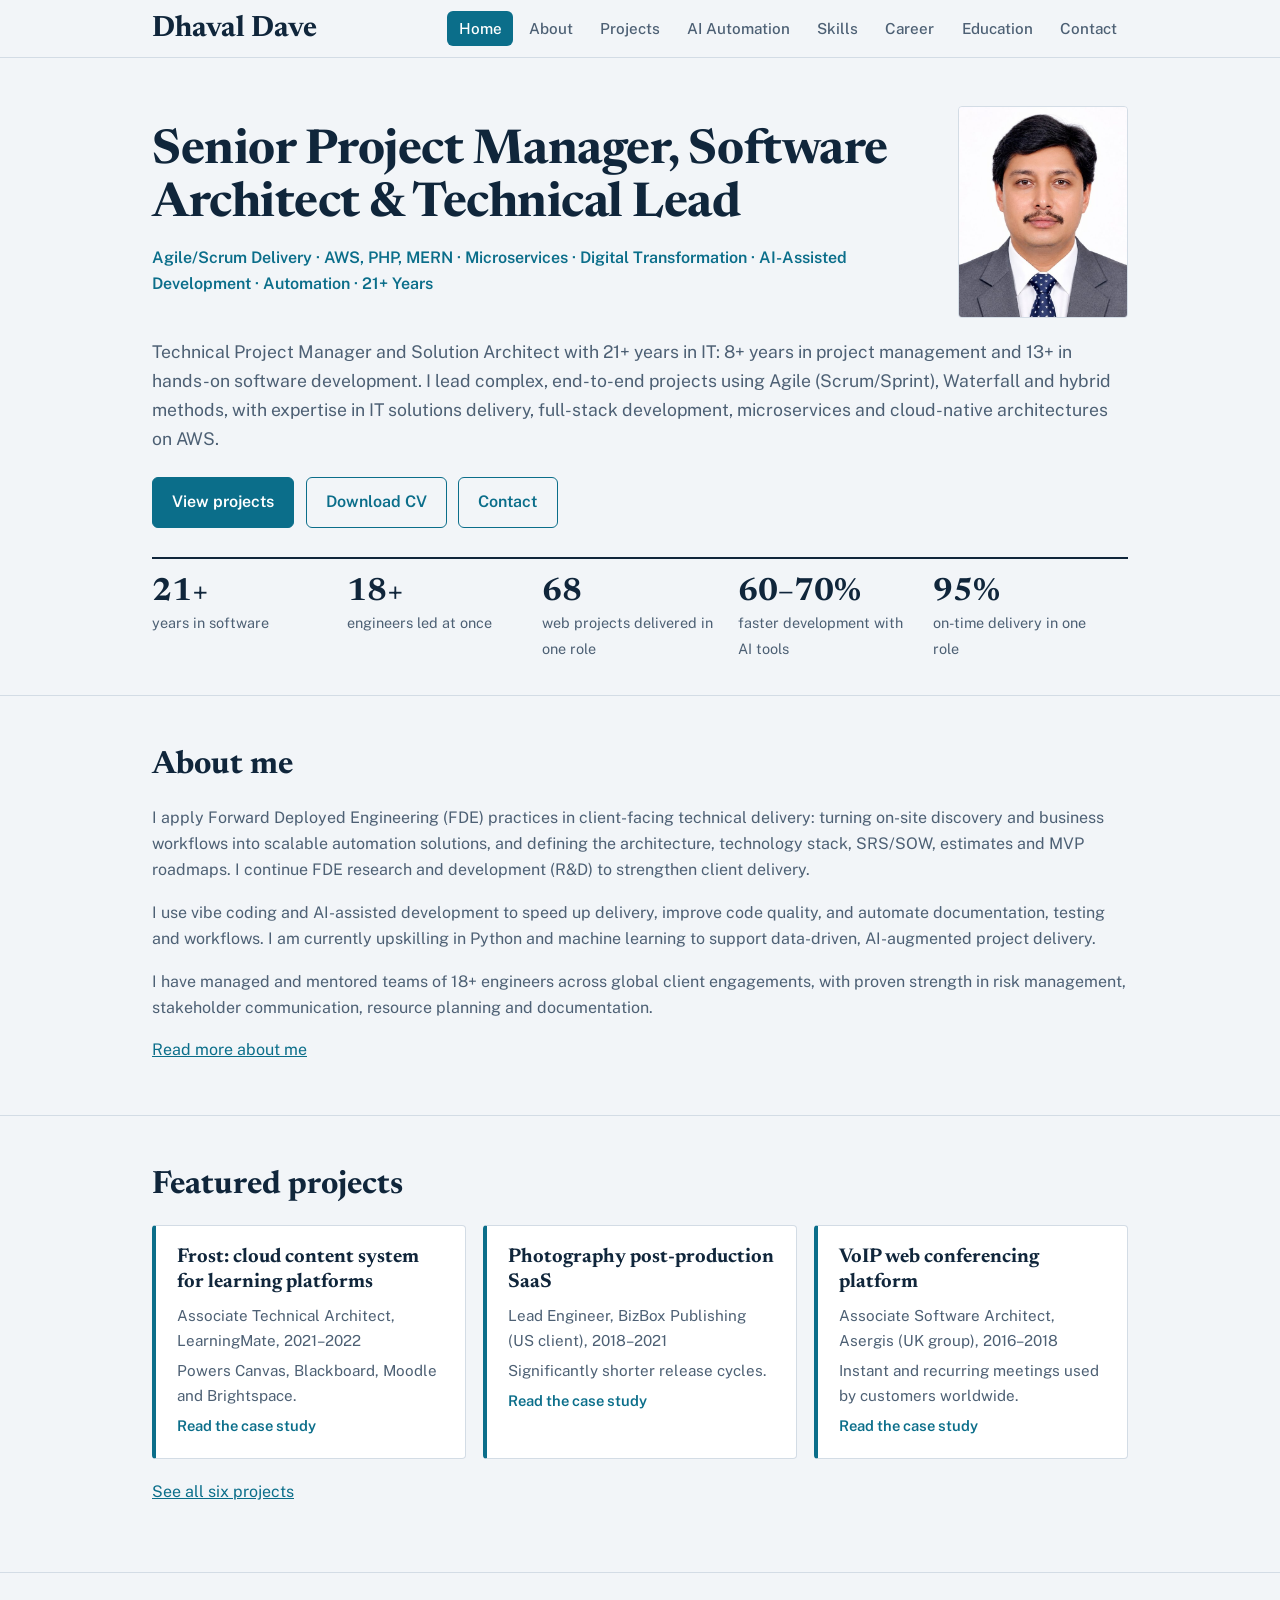
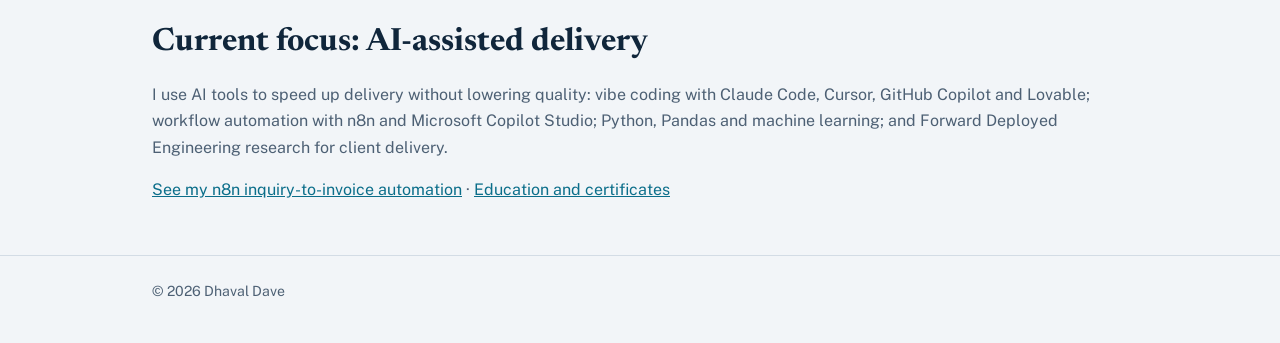
<file: index.html>
<!DOCTYPE html>
<html lang="en"><head><meta charset="utf-8"><meta name="viewport" content="width=device-width, initial-scale=1">
<title>Senior Project Manager, Software Architect &amp; Technical Lead | Dhaval Dave</title><meta name="description" content="Dhaval Dave: Technical Project Manager and Solution Architect, 21+ years.">
<link rel="preconnect" href="https://fonts.googleapis.com"><link rel="preconnect" href="https://fonts.gstatic.com" crossorigin>
<link href="https://fonts.googleapis.com/css2?family=Newsreader:opsz,wght@6..72,500;6..72,700&family=Public+Sans:wght@400;500;600&display=swap" rel="stylesheet">
<link rel="stylesheet" href="style.css"></head><body>
<header class="top"><div class="wrap"><a class="brand" href="index.html">Dhaval Dave</a><nav aria-label="Main"><a href="index.html" aria-current="page">Home</a><a href="about.html">About</a><a href="projects.html">Projects</a><a href="automation.html">AI Automation</a><a href="skills.html">Skills</a><a href="career.html">Career</a><a href="education.html">Education</a><a href="contact.html">Contact</a></nav></div></header>
<main><style>
.hero2{padding:clamp(1.5rem,4vw,3rem) 0 clamp(1rem,3vw,1.8rem)}
.hero-top{display:grid;grid-template-columns:1fr auto;gap:clamp(1rem,3vw,2rem);align-items:center;margin-bottom:1.2rem}
.hero-top h1{font:700 clamp(1.8rem,4.2vw,3rem)/1.1 var(--serif);margin:0 0 .8rem;letter-spacing:-.01em}
.hero-top .tagline{max-width:none;margin:0}
.thumb{width:clamp(120px,15vw,170px);aspect-ratio:4/5;object-fit:cover;object-position:50% 12%;border-radius:4px;border:1px solid var(--line);display:block}
.hero2 .lead{max-width:100ch;margin:0 0 1.5rem}
@media (max-width:560px){.hero-top{grid-template-columns:1fr}.thumb{order:-1;width:110px}}
</style><div class="wrap"><div class="hero2"><div class="hero-top"><div>
<h1>Senior Project Manager, Software Architect &amp; Technical Lead</h1>
<p class="tagline">Agile/Scrum Delivery · AWS, PHP, MERN · Microservices · Digital Transformation · AI-Assisted Development · Automation · 21+ Years</p></div>
<img class="thumb" src="photo.jpg" alt="Portrait of Dhaval Dave in a grey suit and blue tie" width="170" height="212"></div>
<p class="lead">Technical Project Manager and Solution Architect with 21+ years in IT: 8+ years in project management and 13+ in hands-on software development. I lead complex, end-to-end projects using Agile (Scrum/Sprint), Waterfall and hybrid methods, with expertise in IT solutions delivery, full-stack development, microservices and cloud-native architectures on AWS.</p>
<div class="btns"><a class="btn primary" href="projects.html">View projects</a><a class="btn" href="Dhaval_Dave_21_exp_new.pdf" download>Download CV</a><a class="btn" href="contact.html">Contact</a></div></div>
<div class="ledger" aria-label="Career numbers"><div><b>21+</b><span>years in software</span></div><div><b>18+</b><span>engineers led at once</span></div><div><b>68</b><span>web projects delivered in one role</span></div><div><b>60–70%</b><span>faster development with AI tools</span></div><div><b>95%</b><span>on-time delivery in one role</span></div></div></div>
<section><div class="wrap"><h2>About me</h2><div class="detail">
<p>I apply Forward Deployed Engineering (FDE) practices in client-facing technical delivery: turning on-site discovery and business workflows into scalable automation solutions, and defining the architecture, technology stack, SRS/SOW, estimates and MVP roadmaps. I continue FDE research and development (R&amp;D) to strengthen client delivery.</p>
<p style="margin-top:1rem">I use vibe coding and AI-assisted development to speed up delivery, improve code quality, and automate documentation, testing and workflows. I am currently upskilling in Python and machine learning to support data-driven, AI-augmented project delivery.</p>
<p style="margin-top:1rem">I have managed and mentored teams of 18+ engineers across global client engagements, with proven strength in risk management, stakeholder communication, resource planning and documentation.</p>
<p style="margin-top:1rem"><a href="about.html">Read more about me</a></p>
</div></div></section>
<section><div class="wrap"><h2>Featured projects</h2><div class="cases"><a class="card" href="project-frost.html"><h3>Frost: cloud content system for learning platforms</h3><p>Associate Technical Architect, LearningMate, 2021–2022</p><p>Powers Canvas, Blackboard, Moodle and Brightspace.</p><span class="more">Read the case study</span></a><a class="card" href="project-photo-saas.html"><h3>Photography post-production SaaS</h3><p>Lead Engineer, BizBox Publishing (US client), 2018–2021</p><p>Significantly shorter release cycles.</p><span class="more">Read the case study</span></a><a class="card" href="project-voip.html"><h3>VoIP web conferencing platform</h3><p>Associate Software Architect, Asergis (UK group), 2016–2018</p><p>Instant and recurring meetings used by customers worldwide.</p><span class="more">Read the case study</span></a></div><p style="margin-top:1.2rem"><a href="projects.html">See all six projects</a></p></div></section>
<section><div class="wrap"><h2>Current focus: AI-assisted delivery</h2><div class="detail"><p style="margin:0">I use AI tools to speed up delivery without lowering quality: vibe coding with Claude Code, Cursor, GitHub Copilot and Lovable; workflow automation with n8n and Microsoft Copilot Studio; Python, Pandas and machine learning; and Forward Deployed Engineering research for client delivery.</p><p style="margin:1rem 0 0"><a href="automation.html">See my n8n inquiry-to-invoice automation</a> · <a href="education.html">Education and certificates</a></p></div></div></section></main>
<footer><div class="wrap">© 2026 Dhaval Dave</div></footer></body></html>
</file>
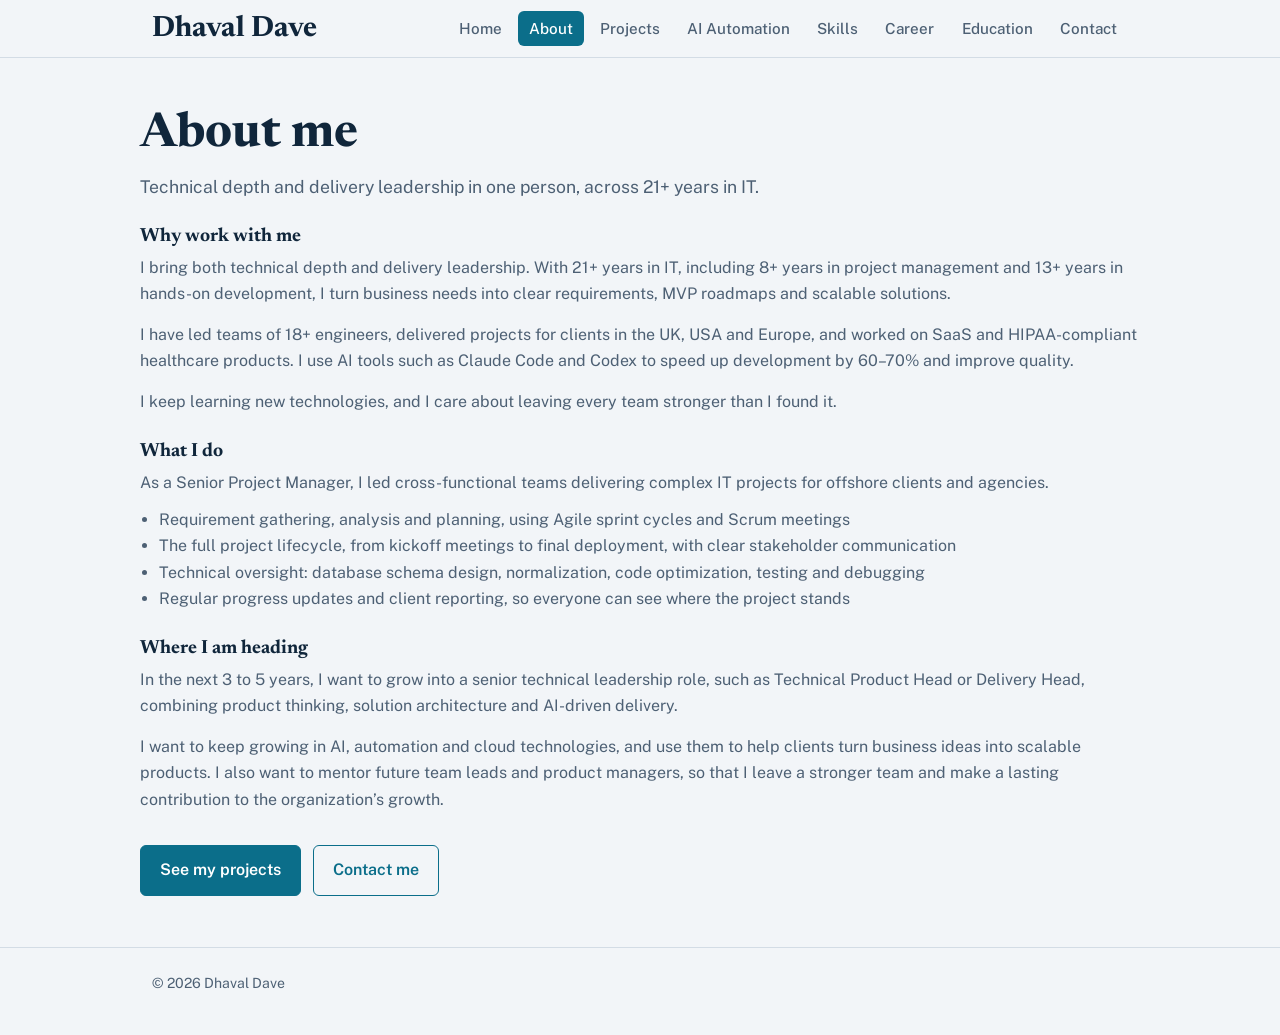
<file: about.html>
<!DOCTYPE html>
<html lang="en"><head><meta charset="utf-8"><meta name="viewport" content="width=device-width, initial-scale=1">
<title>About me | Dhaval Dave</title><meta name="description" content="Dhaval Dave: Technical Project Manager and Solution Architect, 21+ years.">
<link rel="preconnect" href="https://fonts.googleapis.com"><link rel="preconnect" href="https://fonts.gstatic.com" crossorigin>
<link href="https://fonts.googleapis.com/css2?family=Newsreader:opsz,wght@6..72,500;6..72,700&family=Public+Sans:wght@400;500;600&display=swap" rel="stylesheet">
<link rel="stylesheet" href="style.css"></head><body>
<header class="top"><div class="wrap"><a class="brand" href="index.html">Dhaval Dave</a><nav aria-label="Main"><a href="index.html">Home</a><a href="about.html" aria-current="page">About</a><a href="projects.html">Projects</a><a href="automation.html">AI Automation</a><a href="skills.html">Skills</a><a href="career.html">Career</a><a href="education.html">Education</a><a href="contact.html">Contact</a></nav></div></header>
<main><div class="wrap page detail"><h1 class="pt">About me</h1>
<p class="lead">Technical depth and delivery leadership in one person, across 21+ years in IT.</p>
<h2>Why work with me</h2>
<p>I bring both technical depth and delivery leadership. With 21+ years in IT, including 8+ years in project management and 13+ years in hands-on development, I turn business needs into clear requirements, MVP roadmaps and scalable solutions.</p>
<p style="margin-top:.9rem">I have led teams of 18+ engineers, delivered projects for clients in the UK, USA and Europe, and worked on SaaS and HIPAA-compliant healthcare products. I use AI tools such as Claude Code and Codex to speed up development by 60–70% and improve quality.</p>
<p style="margin-top:.9rem">I keep learning new technologies, and I care about leaving every team stronger than I found it.</p>
<h2>What I do</h2>
<p>As a Senior Project Manager, I led cross-functional teams delivering complex IT projects for offshore clients and agencies.</p>
<ul style="margin-top:.7rem"><li>Requirement gathering, analysis and planning, using Agile sprint cycles and Scrum meetings</li><li>The full project lifecycle, from kickoff meetings to final deployment, with clear stakeholder communication</li><li>Technical oversight: database schema design, normalization, code optimization, testing and debugging</li><li>Regular progress updates and client reporting, so everyone can see where the project stands</li></ul>
<h2>Where I am heading</h2>
<p>In the next 3 to 5 years, I want to grow into a senior technical leadership role, such as Technical Product Head or Delivery Head, combining product thinking, solution architecture and AI-driven delivery.</p>
<p style="margin-top:.9rem">I want to keep growing in AI, automation and cloud technologies, and use them to help clients turn business ideas into scalable products. I also want to mentor future team leads and product managers, so that I leave a stronger team and make a lasting contribution to the organization’s growth.</p>
<div class="btns" style="margin-top:2rem"><a class="btn primary" href="projects.html">See my projects</a><a class="btn" href="contact.html">Contact me</a></div></div></main>
<footer><div class="wrap">© 2026 Dhaval Dave</div></footer></body></html>
</file>
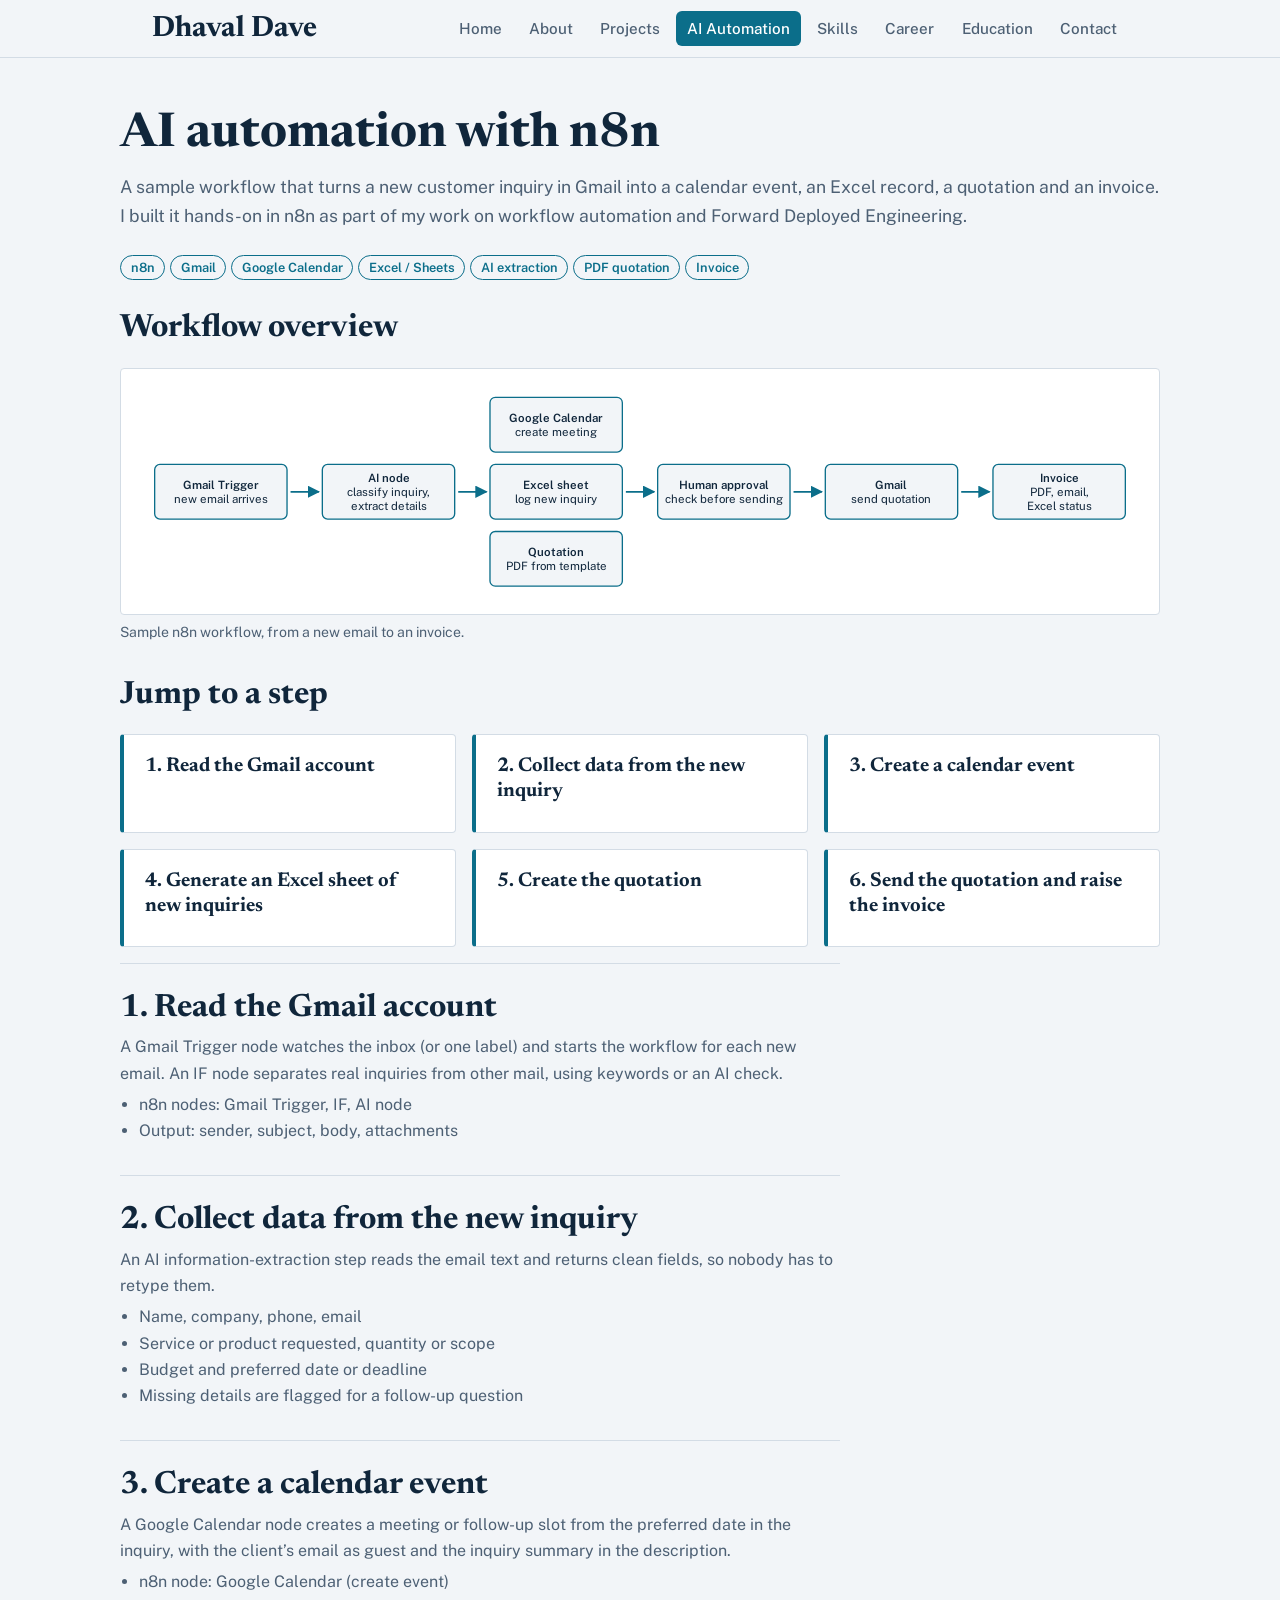
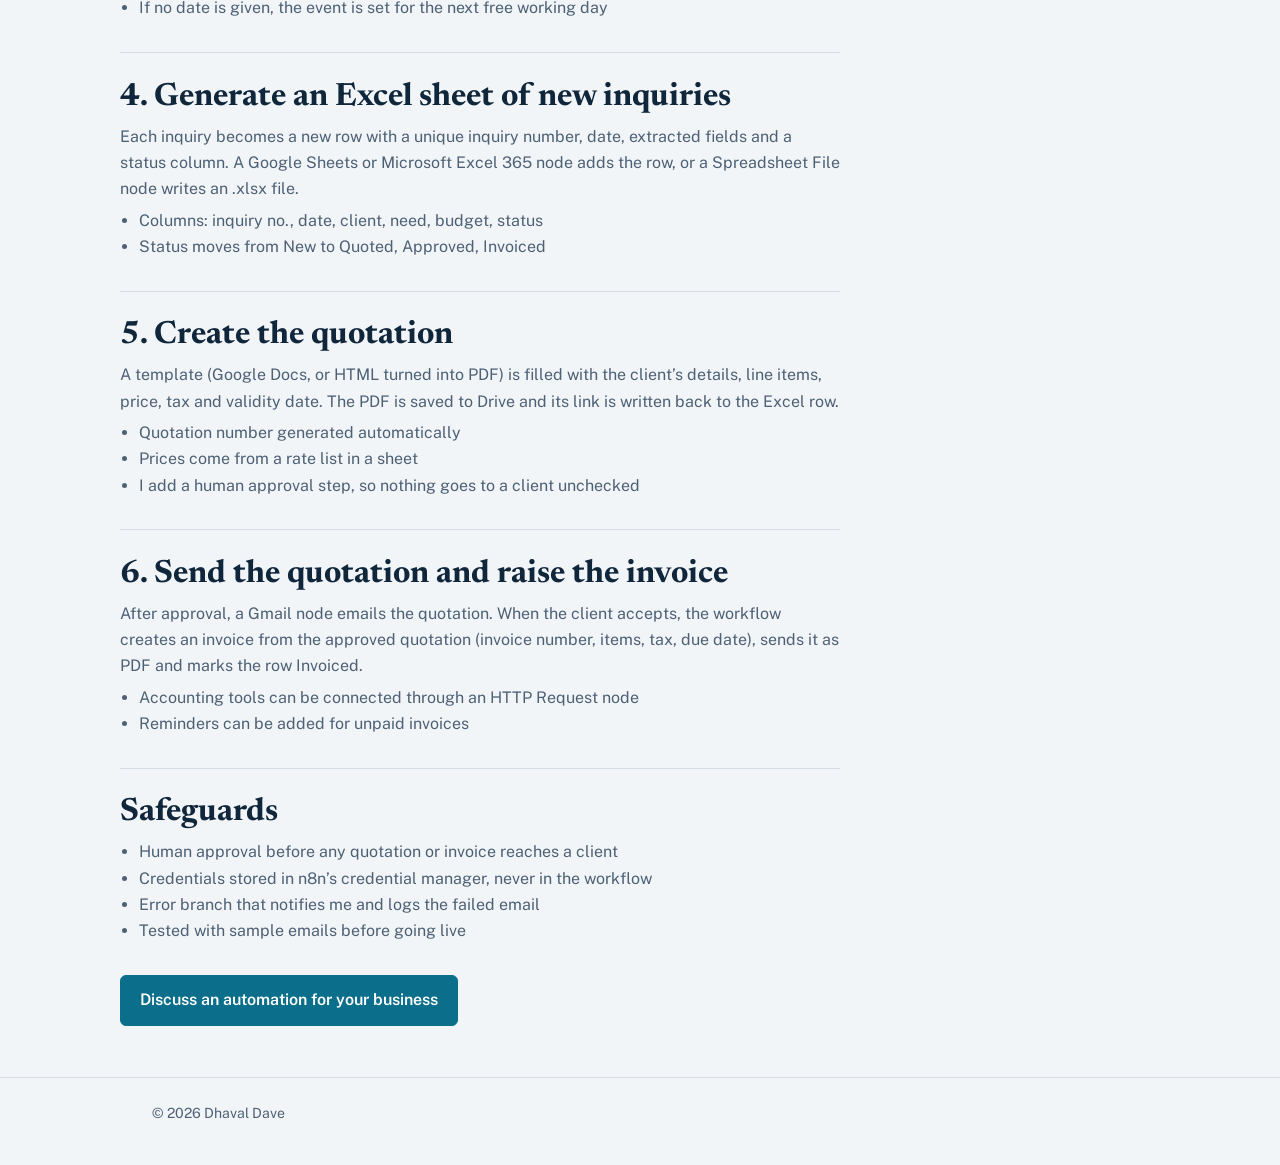
<file: automation.html>
<!DOCTYPE html>
<html lang="en"><head><meta charset="utf-8"><meta name="viewport" content="width=device-width, initial-scale=1">
<title>AI Automation with n8n | Dhaval Dave</title><meta name="description" content="Dhaval Dave: Technical Project Manager and Solution Architect, 21+ years.">
<link rel="preconnect" href="https://fonts.googleapis.com"><link rel="preconnect" href="https://fonts.gstatic.com" crossorigin>
<link href="https://fonts.googleapis.com/css2?family=Newsreader:opsz,wght@6..72,500;6..72,700&family=Public+Sans:wght@400;500;600&display=swap" rel="stylesheet">
<link rel="stylesheet" href="style.css"></head><body>
<header class="top"><div class="wrap"><a class="brand" href="index.html">Dhaval Dave</a><nav aria-label="Main"><a href="index.html">Home</a><a href="about.html">About</a><a href="projects.html">Projects</a><a href="automation.html" aria-current="page">AI Automation</a><a href="skills.html">Skills</a><a href="career.html">Career</a><a href="education.html">Education</a><a href="contact.html">Contact</a></nav></div></header>
<main><div class="wrap page"><h1 class="pt">AI automation with n8n</h1>
<p class="lead">A sample workflow that turns a new customer inquiry in Gmail into a calendar event, an Excel record, a quotation and an invoice. I built it hands-on in n8n as part of my work on workflow automation and Forward Deployed Engineering.</p>
<div><span class="tag">n8n</span><span class="tag">Gmail</span><span class="tag">Google Calendar</span><span class="tag">Excel / Sheets</span><span class="tag">AI extraction</span><span class="tag">PDF quotation</span><span class="tag">Invoice</span></div>
<h2 style="margin-top:1.6rem">Workflow overview</h2><div class="diagram"><svg viewBox="0 0 1140 242" role="img" aria-label="n8n workflow from Gmail inquiry to invoice" style="min-width:889px" font-family="Public Sans,system-ui,sans-serif"><defs><marker id="ar" viewBox="0 0 10 10" refX="9" refY="5" markerWidth="7" markerHeight="7" orient="auto"><path d="M0 0L10 5L0 10z" fill="var(--accent)"/></marker></defs><rect x="20" y="90.0" width="150" height="62" rx="6" fill="var(--bg)" stroke="var(--accent)" stroke-width="1.5"/><text x="95.0" y="117.5" text-anchor="middle" font-size="13" fill="var(--ink)" font-weight="600">Gmail Trigger</text><text x="95.0" y="133.5" text-anchor="middle" font-size="13" fill="var(--ink)">new email arrives</text><line x1="174" y1="121.0" x2="206" y2="121.0" stroke="var(--accent)" stroke-width="2" marker-end="url(#ar)"/><rect x="210" y="90.0" width="150" height="62" rx="6" fill="var(--bg)" stroke="var(--accent)" stroke-width="1.5"/><text x="285.0" y="109.5" text-anchor="middle" font-size="13" fill="var(--ink)" font-weight="600">AI node</text><text x="285.0" y="125.5" text-anchor="middle" font-size="13" fill="var(--ink)">classify inquiry,</text><text x="285.0" y="141.5" text-anchor="middle" font-size="13" fill="var(--ink)">extract details</text><line x1="364" y1="121.0" x2="396" y2="121.0" stroke="var(--accent)" stroke-width="2" marker-end="url(#ar)"/><rect x="400" y="14.0" width="150" height="62" rx="6" fill="var(--bg)" stroke="var(--accent)" stroke-width="1.5"/><text x="475.0" y="41.5" text-anchor="middle" font-size="13" fill="var(--ink)" font-weight="600">Google Calendar</text><text x="475.0" y="57.5" text-anchor="middle" font-size="13" fill="var(--ink)">create meeting</text><rect x="400" y="90.0" width="150" height="62" rx="6" fill="var(--bg)" stroke="var(--accent)" stroke-width="1.5"/><text x="475.0" y="117.5" text-anchor="middle" font-size="13" fill="var(--ink)" font-weight="600">Excel sheet</text><text x="475.0" y="133.5" text-anchor="middle" font-size="13" fill="var(--ink)">log new inquiry</text><rect x="400" y="166.0" width="150" height="62" rx="6" fill="var(--bg)" stroke="var(--accent)" stroke-width="1.5"/><text x="475.0" y="193.5" text-anchor="middle" font-size="13" fill="var(--ink)" font-weight="600">Quotation</text><text x="475.0" y="209.5" text-anchor="middle" font-size="13" fill="var(--ink)">PDF from template</text><line x1="554" y1="121.0" x2="586" y2="121.0" stroke="var(--accent)" stroke-width="2" marker-end="url(#ar)"/><rect x="590" y="90.0" width="150" height="62" rx="6" fill="var(--bg)" stroke="var(--accent)" stroke-width="1.5"/><text x="665.0" y="117.5" text-anchor="middle" font-size="13" fill="var(--ink)" font-weight="600">Human approval</text><text x="665.0" y="133.5" text-anchor="middle" font-size="13" fill="var(--ink)">check before sending</text><line x1="744" y1="121.0" x2="776" y2="121.0" stroke="var(--accent)" stroke-width="2" marker-end="url(#ar)"/><rect x="780" y="90.0" width="150" height="62" rx="6" fill="var(--bg)" stroke="var(--accent)" stroke-width="1.5"/><text x="855.0" y="117.5" text-anchor="middle" font-size="13" fill="var(--ink)" font-weight="600">Gmail</text><text x="855.0" y="133.5" text-anchor="middle" font-size="13" fill="var(--ink)">send quotation</text><line x1="934" y1="121.0" x2="966" y2="121.0" stroke="var(--accent)" stroke-width="2" marker-end="url(#ar)"/><rect x="970" y="90.0" width="150" height="62" rx="6" fill="var(--bg)" stroke="var(--accent)" stroke-width="1.5"/><text x="1045.0" y="109.5" text-anchor="middle" font-size="13" fill="var(--ink)" font-weight="600">Invoice</text><text x="1045.0" y="125.5" text-anchor="middle" font-size="13" fill="var(--ink)">PDF, email,</text><text x="1045.0" y="141.5" text-anchor="middle" font-size="13" fill="var(--ink)">Excel status</text></svg></div><p class="cap">Sample n8n workflow, from a new email to an invoice.</p>
<h2 style="margin-top:2rem">Jump to a step</h2><div class="steps"><a class="card" href="#s1"><h3>1. Read the Gmail account</h3></a><a class="card" href="#s2"><h3>2. Collect data from the new inquiry</h3></a><a class="card" href="#s3"><h3>3. Create a calendar event</h3></a><a class="card" href="#s4"><h3>4. Generate an Excel sheet of new inquiries</h3></a><a class="card" href="#s5"><h3>5. Create the quotation</h3></a><a class="card" href="#s6"><h3>6. Send the quotation and raise the invoice</h3></a></div><div class="step" id="s1"><h2>1. Read the Gmail account</h2><p>A Gmail Trigger node watches the inbox (or one label) and starts the workflow for each new email. An IF node separates real inquiries from other mail, using keywords or an AI check.</p><ul><li>n8n nodes: Gmail Trigger, IF, AI node</li><li>Output: sender, subject, body, attachments</li></ul></div><div class="step" id="s2"><h2>2. Collect data from the new inquiry</h2><p>An AI information-extraction step reads the email text and returns clean fields, so nobody has to retype them.</p><ul><li>Name, company, phone, email</li><li>Service or product requested, quantity or scope</li><li>Budget and preferred date or deadline</li><li>Missing details are flagged for a follow-up question</li></ul></div><div class="step" id="s3"><h2>3. Create a calendar event</h2><p>A Google Calendar node creates a meeting or follow-up slot from the preferred date in the inquiry, with the client’s email as guest and the inquiry summary in the description.</p><ul><li>n8n node: Google Calendar (create event)</li><li>If no date is given, the event is set for the next free working day</li></ul></div><div class="step" id="s4"><h2>4. Generate an Excel sheet of new inquiries</h2><p>Each inquiry becomes a new row with a unique inquiry number, date, extracted fields and a status column. A Google Sheets or Microsoft Excel 365 node adds the row, or a Spreadsheet File node writes an .xlsx file.</p><ul><li>Columns: inquiry no., date, client, need, budget, status</li><li>Status moves from New to Quoted, Approved, Invoiced</li></ul></div><div class="step" id="s5"><h2>5. Create the quotation</h2><p>A template (Google Docs, or HTML turned into PDF) is filled with the client’s details, line items, price, tax and validity date. The PDF is saved to Drive and its link is written back to the Excel row.</p><ul><li>Quotation number generated automatically</li><li>Prices come from a rate list in a sheet</li><li>I add a human approval step, so nothing goes to a client unchecked</li></ul></div><div class="step" id="s6"><h2>6. Send the quotation and raise the invoice</h2><p>After approval, a Gmail node emails the quotation. When the client accepts, the workflow creates an invoice from the approved quotation (invoice number, items, tax, due date), sends it as PDF and marks the row Invoiced.</p><ul><li>Accounting tools can be connected through an HTTP Request node</li><li>Reminders can be added for unpaid invoices</li></ul></div>
<div class="step"><h2>Safeguards</h2><ul><li>Human approval before any quotation or invoice reaches a client</li><li>Credentials stored in n8n’s credential manager, never in the workflow</li><li>Error branch that notifies me and logs the failed email</li><li>Tested with sample emails before going live</li></ul></div>
<div class="btns"><a class="btn primary" href="contact.html">Discuss an automation for your business</a></div></div></main>
<footer><div class="wrap">© 2026 Dhaval Dave</div></footer></body></html>
</file>
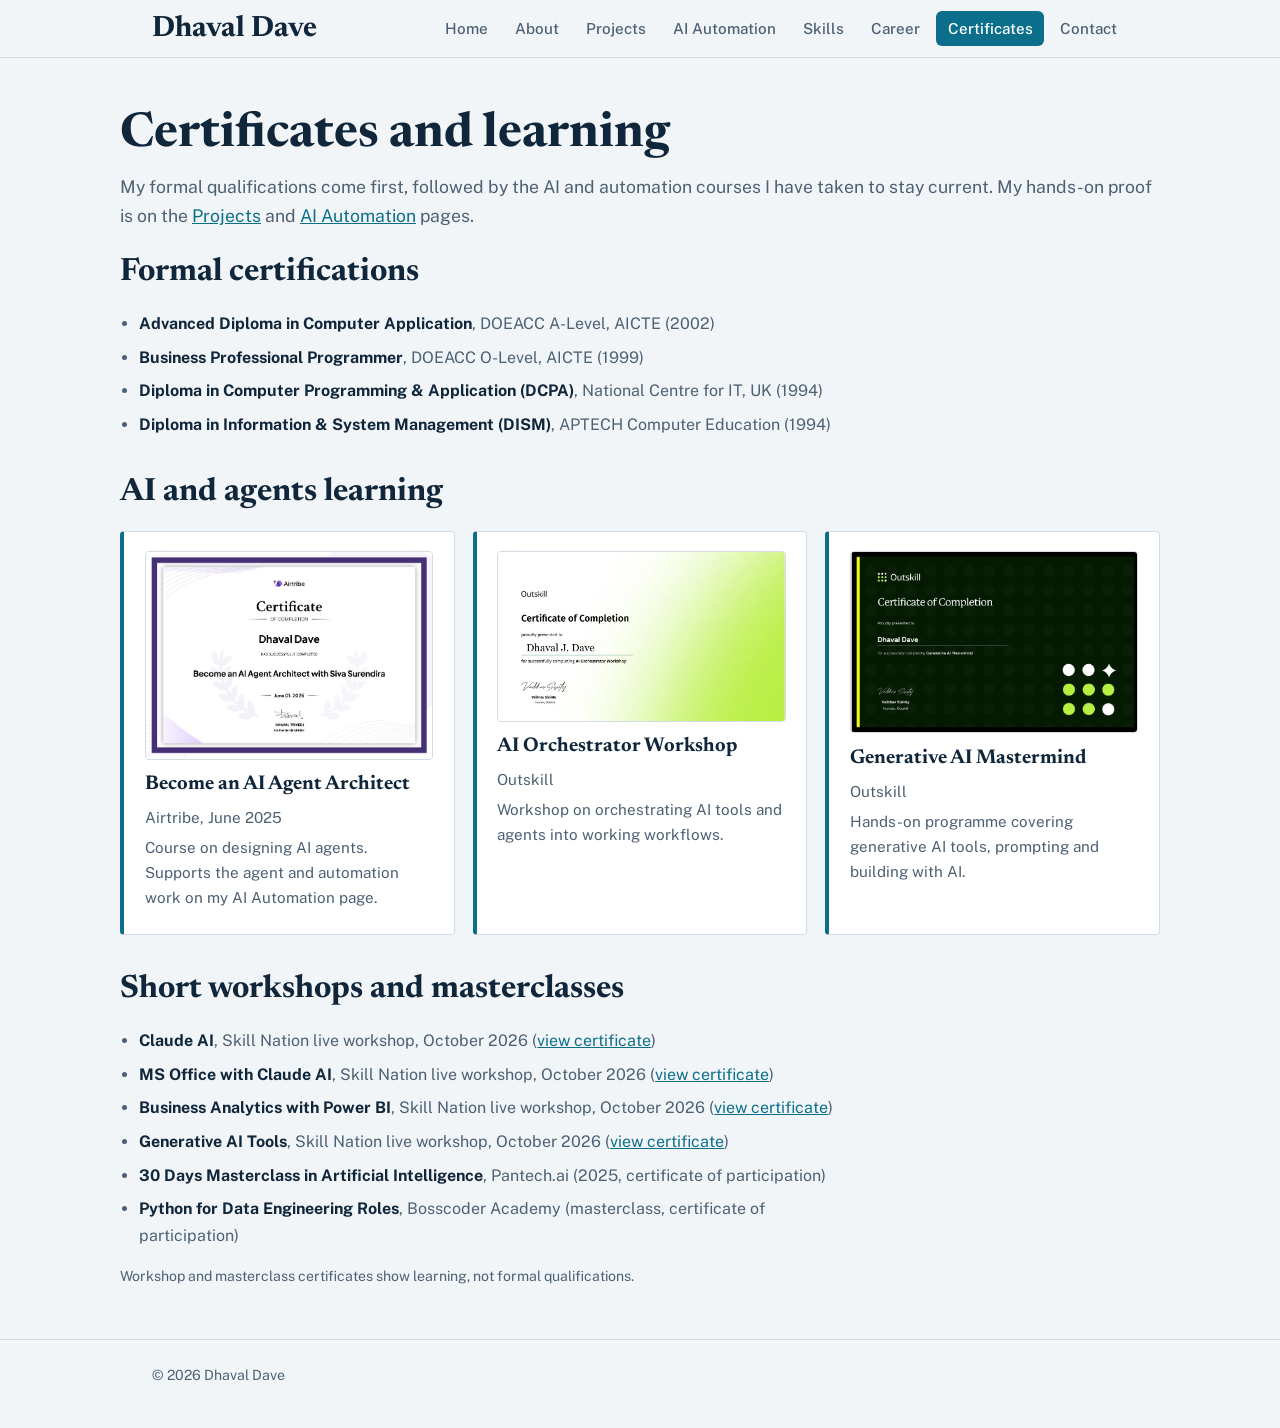
<file: certificates.html>
<!DOCTYPE html>
<html lang="en"><head><meta charset="utf-8"><meta name="viewport" content="width=device-width, initial-scale=1">
<title>Certificates | Dhaval Dave</title><meta name="description" content="Dhaval Dave: Technical Project Manager and Solution Architect, 21+ years.">
<link rel="preconnect" href="https://fonts.googleapis.com"><link rel="preconnect" href="https://fonts.gstatic.com" crossorigin>
<link href="https://fonts.googleapis.com/css2?family=Newsreader:opsz,wght@6..72,500;6..72,700&family=Public+Sans:wght@400;500;600&display=swap" rel="stylesheet">
<link rel="stylesheet" href="style.css"></head><body>
<header class="top"><div class="wrap"><a class="brand" href="index.html">Dhaval Dave</a><nav aria-label="Main"><a href="index.html">Home</a><a href="about.html">About</a><a href="projects.html">Projects</a><a href="automation.html">AI Automation</a><a href="skills.html">Skills</a><a href="career.html">Career</a><a href="certificates.html" aria-current="page">Certificates</a><a href="contact.html">Contact</a></nav></div></header>
<main><div class="wrap page"><h1 class="pt">Certificates and learning</h1>
<p class="lead">My formal qualifications come first, followed by the AI and automation courses I have taken to stay current. My hands-on proof is on the <a href="projects.html">Projects</a> and <a href="automation.html">AI Automation</a> pages.</p>
<h2>Formal certifications</h2>
<ul class="plain"><li><strong>Advanced Diploma in Computer Application</strong>, DOEACC A-Level, AICTE (2002)</li><li><strong>Business Professional Programmer</strong>, DOEACC O-Level, AICTE (1999)</li><li><strong>Diploma in Computer Programming &amp; Application (DCPA)</strong>, National Centre for IT, UK (1994)</li><li><strong>Diploma in Information &amp; System Management (DISM)</strong>, APTECH Computer Education (1994)</li></ul>
<h2 style="margin-top:2.2rem">AI and agents learning</h2><div class="cases"><div class="card cert"><a href="certificates/airtribe-ai-agent-architect.jpg" target="_blank" rel="noopener"><img src="certificates/airtribe-ai-agent-architect.jpg" alt="Certificate: Become an AI Agent Architect" loading="lazy"></a><h3>Become an AI Agent Architect</h3><p>Airtribe, June 2025</p><p>Course on designing AI agents. Supports the agent and automation work on my AI Automation page.</p></div><div class="card cert"><a href="certificates/outskill-ai-orchestrator-workshop.jpg" target="_blank" rel="noopener"><img src="certificates/outskill-ai-orchestrator-workshop.jpg" alt="Certificate: AI Orchestrator Workshop" loading="lazy"></a><h3>AI Orchestrator Workshop</h3><p>Outskill</p><p>Workshop on orchestrating AI tools and agents into working workflows.</p></div><div class="card cert"><a href="certificates/outskill-generative-ai-mastermind.jpg" target="_blank" rel="noopener"><img src="certificates/outskill-generative-ai-mastermind.jpg" alt="Certificate: Generative AI Mastermind" loading="lazy"></a><h3>Generative AI Mastermind</h3><p>Outskill</p><p>Hands-on programme covering generative AI tools, prompting and building with AI.</p></div></div>
<h2 style="margin-top:2.2rem">Short workshops and masterclasses</h2>
<ul class="plain"><li><strong>Claude AI</strong>, Skill Nation live workshop, October 2026 (<a href="certificates/skillnation-claude-ai.jpg" target="_blank" rel="noopener">view certificate</a>)</li><li><strong>MS Office with Claude AI</strong>, Skill Nation live workshop, October 2026 (<a href="certificates/skillnation-ms-office-with-claude-ai.jpg" target="_blank" rel="noopener">view certificate</a>)</li><li><strong>Business Analytics with Power BI</strong>, Skill Nation live workshop, October 2026 (<a href="certificates/skillnation-business-analytics-power-bi.jpg" target="_blank" rel="noopener">view certificate</a>)</li><li><strong>Generative AI Tools</strong>, Skill Nation live workshop, October 2026 (<a href="certificates/skillnation-generative-ai-tools.jpg" target="_blank" rel="noopener">view certificate</a>)</li><li><strong>30 Days Masterclass in Artificial Intelligence</strong>, Pantech.ai (2025, certificate of participation)</li><li><strong>Python for Data Engineering Roles</strong>, Bosscoder Academy (masterclass, certificate of participation)</li></ul>
<p class="cap">Workshop and masterclass certificates show learning, not formal qualifications.</p></div></main>
<footer><div class="wrap">© 2026 Dhaval Dave</div></footer></body></html>
</file>
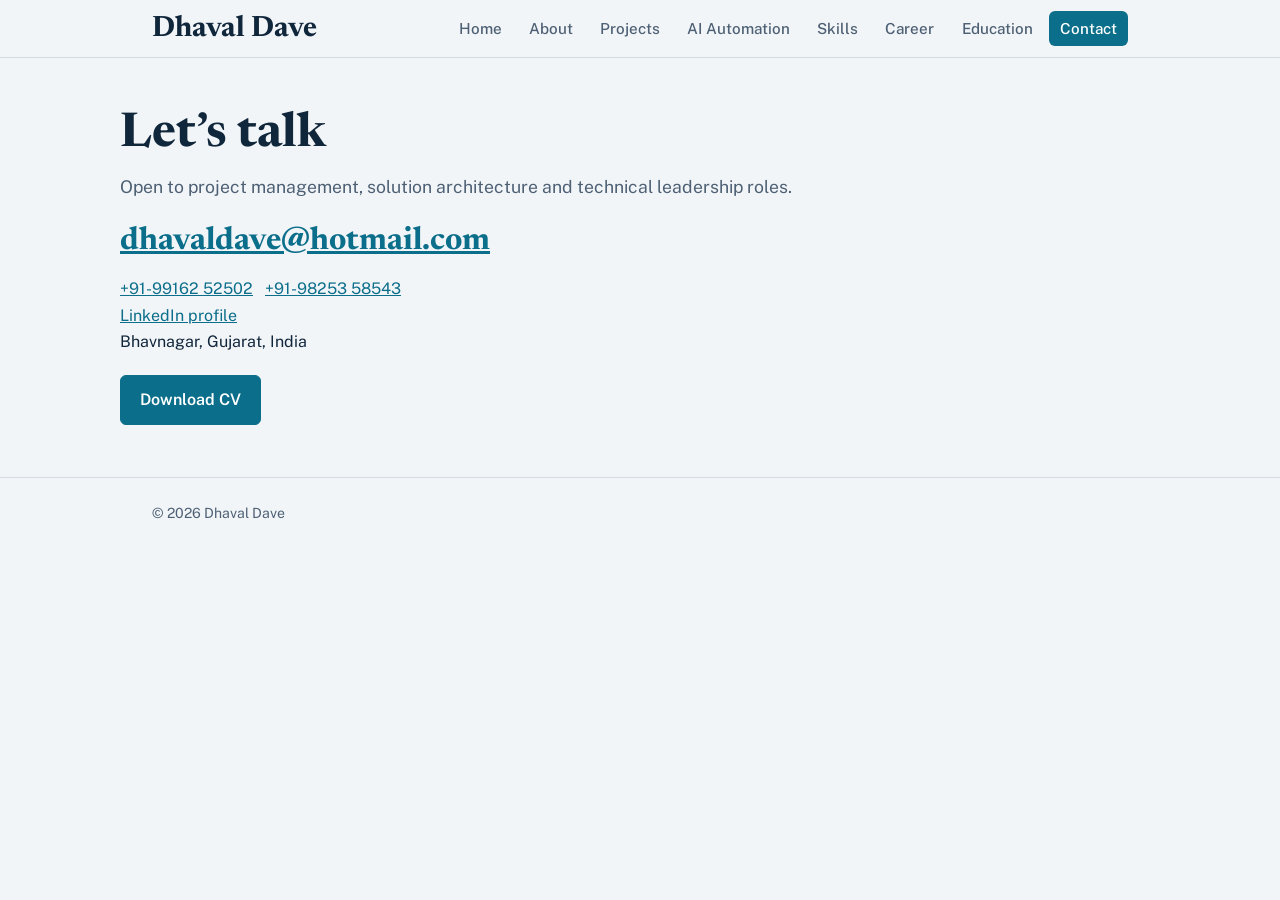
<file: contact.html>
<!DOCTYPE html>
<html lang="en"><head><meta charset="utf-8"><meta name="viewport" content="width=device-width, initial-scale=1">
<title>Contact | Dhaval Dave</title><meta name="description" content="Dhaval Dave: Technical Project Manager and Solution Architect, 21+ years.">
<link rel="preconnect" href="https://fonts.googleapis.com"><link rel="preconnect" href="https://fonts.gstatic.com" crossorigin>
<link href="https://fonts.googleapis.com/css2?family=Newsreader:opsz,wght@6..72,500;6..72,700&family=Public+Sans:wght@400;500;600&display=swap" rel="stylesheet">
<link rel="stylesheet" href="style.css"></head><body>
<header class="top"><div class="wrap"><a class="brand" href="index.html">Dhaval Dave</a><nav aria-label="Main"><a href="index.html">Home</a><a href="about.html">About</a><a href="projects.html">Projects</a><a href="automation.html">AI Automation</a><a href="skills.html">Skills</a><a href="career.html">Career</a><a href="education.html">Education</a><a href="contact.html" aria-current="page">Contact</a></nav></div></header>
<main><div class="wrap page"><h1 class="pt">Let’s talk</h1><p class="lead">Open to project management, solution architecture and technical leadership roles.</p>
<a class="big" href="mailto:dhavaldave@hotmail.com">dhavaldave@hotmail.com</a>
<p style="margin-top:1.2rem">
	<a href="tel:+919916252502">+91-99162 52502</a>&nbsp;&nbsp;
	<a href="tel:+919825358543">+91-98253 58543</a>
	<br>
	<a href="https://www.linkedin.com/in/dhaval-dave-a9010113">LinkedIn profile</a>
	<br>Bhavnagar, Gujarat, India
</p>
<div class="btns" style="margin-top:1.2rem"><a class="btn primary" href="Dhaval_Dave_21_exp_new.pdf" download>Download CV</a></div></div></main>
<footer><div class="wrap">© 2026 Dhaval Dave</div></footer></body></html>
</file>
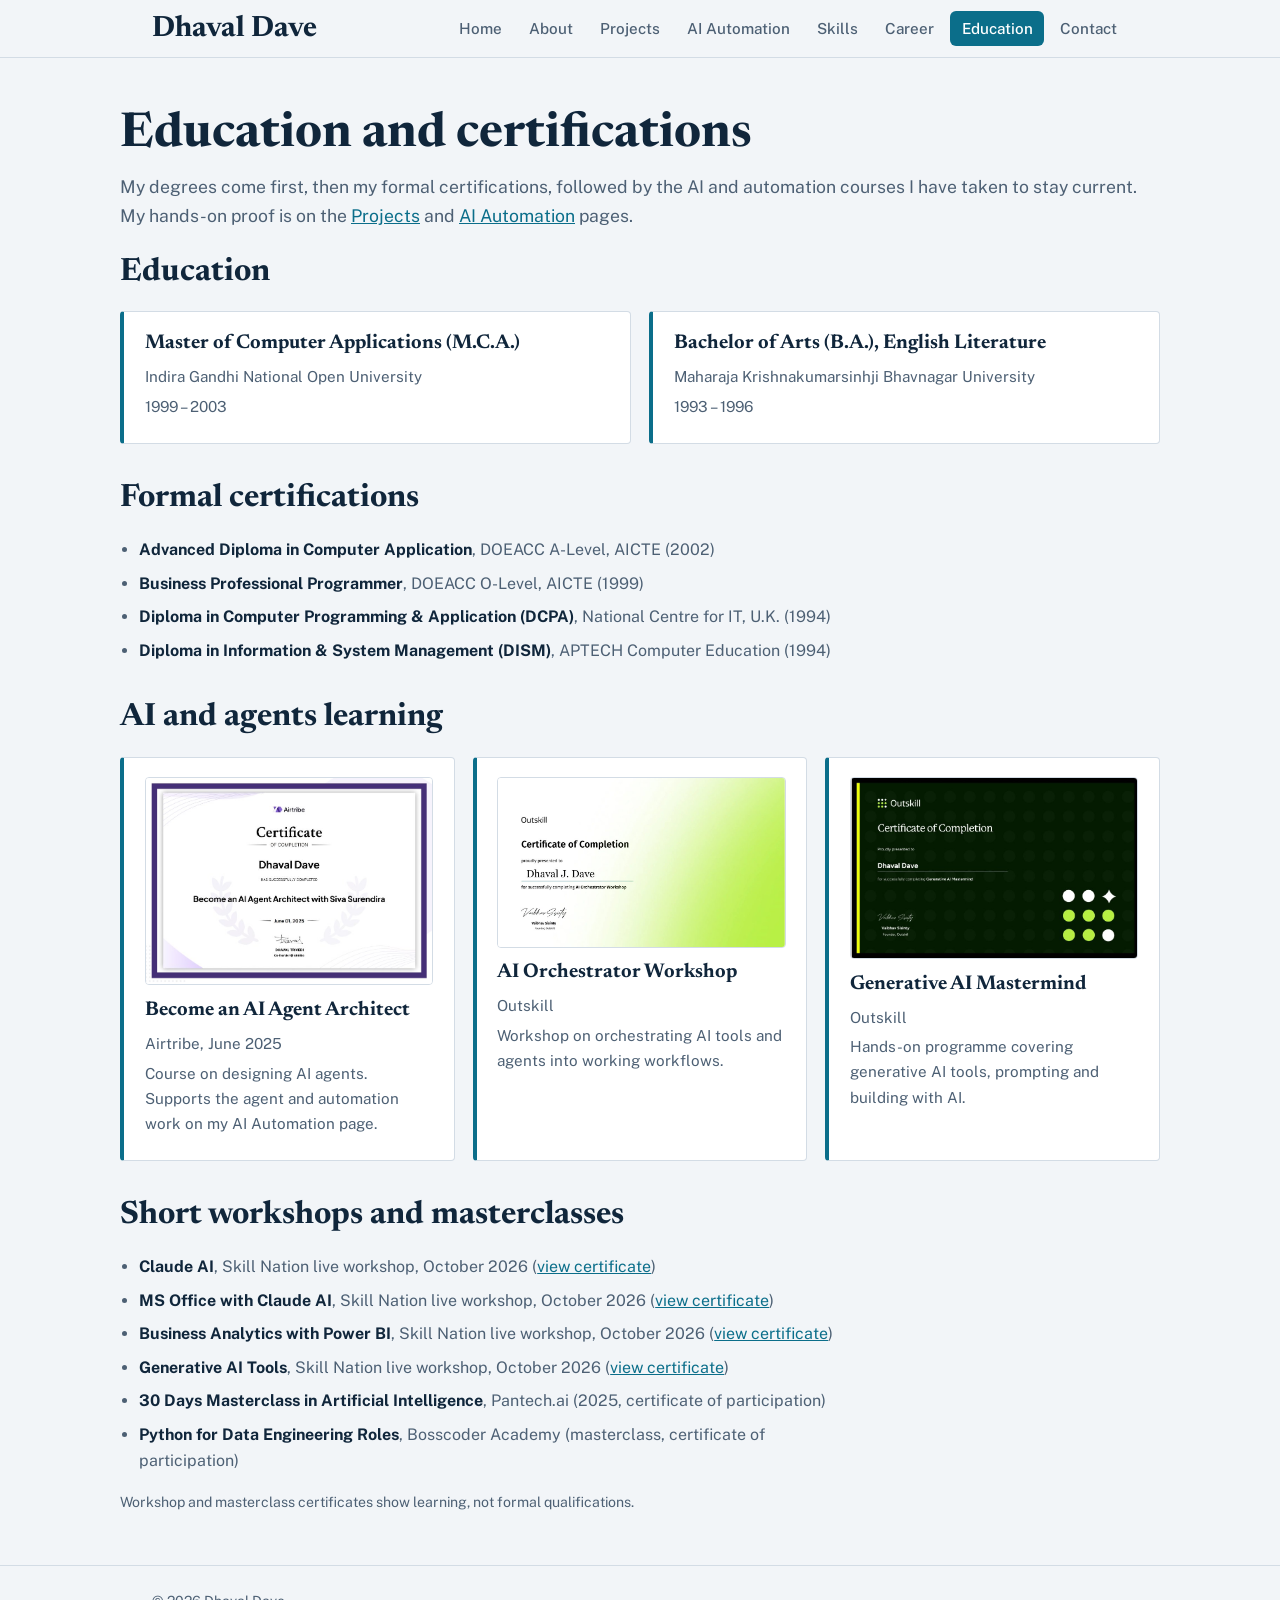
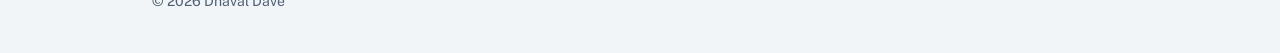
<file: education.html>
<!DOCTYPE html>
<html lang="en"><head><meta charset="utf-8"><meta name="viewport" content="width=device-width, initial-scale=1">
<title>Education and certifications | Dhaval Dave</title><meta name="description" content="Dhaval Dave: Technical Project Manager and Solution Architect, 21+ years.">
<link rel="preconnect" href="https://fonts.googleapis.com"><link rel="preconnect" href="https://fonts.gstatic.com" crossorigin>
<link href="https://fonts.googleapis.com/css2?family=Newsreader:opsz,wght@6..72,500;6..72,700&family=Public+Sans:wght@400;500;600&display=swap" rel="stylesheet">
<link rel="stylesheet" href="style.css"></head><body>
<header class="top"><div class="wrap"><a class="brand" href="index.html">Dhaval Dave</a><nav aria-label="Main"><a href="index.html">Home</a><a href="about.html">About</a><a href="projects.html">Projects</a><a href="automation.html">AI Automation</a><a href="skills.html">Skills</a><a href="career.html">Career</a><a href="education.html" aria-current="page">Education</a><a href="contact.html">Contact</a></nav></div></header>
<main><div class="wrap page"><h1 class="pt">Education and certifications</h1>
<p class="lead">My degrees come first, then my formal certifications, followed by the AI and automation courses I have taken to stay current. My hands-on proof is on the <a href="projects.html">Projects</a> and <a href="automation.html">AI Automation</a> pages.</p>
<h2>Education</h2>

<div class="cases">
		<div class="card">
			<h3>Master of Computer Applications (M.C.A.)</h3>
			<p>Indira Gandhi National Open University</p>
			<p>1999 – 2003</p>
		</div>
		<div class="card">
			<h3>Bachelor of Arts (B.A.), English Literature</h3>
			<p>Maharaja Krishnakumarsinhji Bhavnagar University</p>
			<p>1993 – 1996</p>
		</div>
</div>

<h2 style="margin-top:2.2rem">Formal certifications</h2>
<ul class="plain"><li><strong>Advanced Diploma in Computer Application</strong>, DOEACC A-Level, AICTE (2002)</li><li><strong>Business Professional Programmer</strong>, DOEACC O-Level, AICTE (1999)</li><li><strong>Diploma in Computer Programming &amp; Application (DCPA)</strong>, National Centre for IT, U.K. (1994)</li><li><strong>Diploma in Information &amp; System Management (DISM)</strong>, APTECH Computer Education (1994)</li></ul>
<h2 style="margin-top:2.2rem">AI and agents learning</h2><div class="cases"><div class="card cert"><a href="certificates/airtribe-ai-agent-architect.jpg" target="_blank" rel="noopener"><img src="certificates/airtribe-ai-agent-architect.jpg" alt="Certificate: Become an AI Agent Architect" loading="lazy"></a><h3>Become an AI Agent Architect</h3><p>Airtribe, June 2025</p><p>Course on designing AI agents. Supports the agent and automation work on my AI Automation page.</p></div><div class="card cert"><a href="certificates/outskill-ai-orchestrator-workshop.jpg" target="_blank" rel="noopener"><img src="certificates/outskill-ai-orchestrator-workshop.jpg" alt="Certificate: AI Orchestrator Workshop" loading="lazy"></a><h3>AI Orchestrator Workshop</h3><p>Outskill</p><p>Workshop on orchestrating AI tools and agents into working workflows.</p></div><div class="card cert"><a href="certificates/outskill-generative-ai-mastermind.jpg" target="_blank" rel="noopener"><img src="certificates/outskill-generative-ai-mastermind.jpg" alt="Certificate: Generative AI Mastermind" loading="lazy"></a><h3>Generative AI Mastermind</h3><p>Outskill</p><p>Hands-on programme covering generative AI tools, prompting and building with AI.</p></div></div>
<h2 style="margin-top:2.2rem">Short workshops and masterclasses</h2>
<ul class="plain"><li><strong>Claude AI</strong>, Skill Nation live workshop, October 2026 (<a href="certificates/skillnation-claude-ai.jpg" target="_blank" rel="noopener">view certificate</a>)</li><li><strong>MS Office with Claude AI</strong>, Skill Nation live workshop, October 2026 (<a href="certificates/skillnation-ms-office-with-claude-ai.jpg" target="_blank" rel="noopener">view certificate</a>)</li><li><strong>Business Analytics with Power BI</strong>, Skill Nation live workshop, October 2026 (<a href="certificates/skillnation-business-analytics-power-bi.jpg" target="_blank" rel="noopener">view certificate</a>)</li><li><strong>Generative AI Tools</strong>, Skill Nation live workshop, October 2026 (<a href="certificates/skillnation-generative-ai-tools.jpg" target="_blank" rel="noopener">view certificate</a>)</li><li><strong>30 Days Masterclass in Artificial Intelligence</strong>, Pantech.ai (2025, certificate of participation)</li><li><strong>Python for Data Engineering Roles</strong>, Bosscoder Academy (masterclass, certificate of participation)</li></ul>
<p class="cap">Workshop and masterclass certificates show learning, not formal qualifications.</p></div></main>
<footer><div class="wrap">© 2026 Dhaval Dave</div></footer></body></html>
</file>
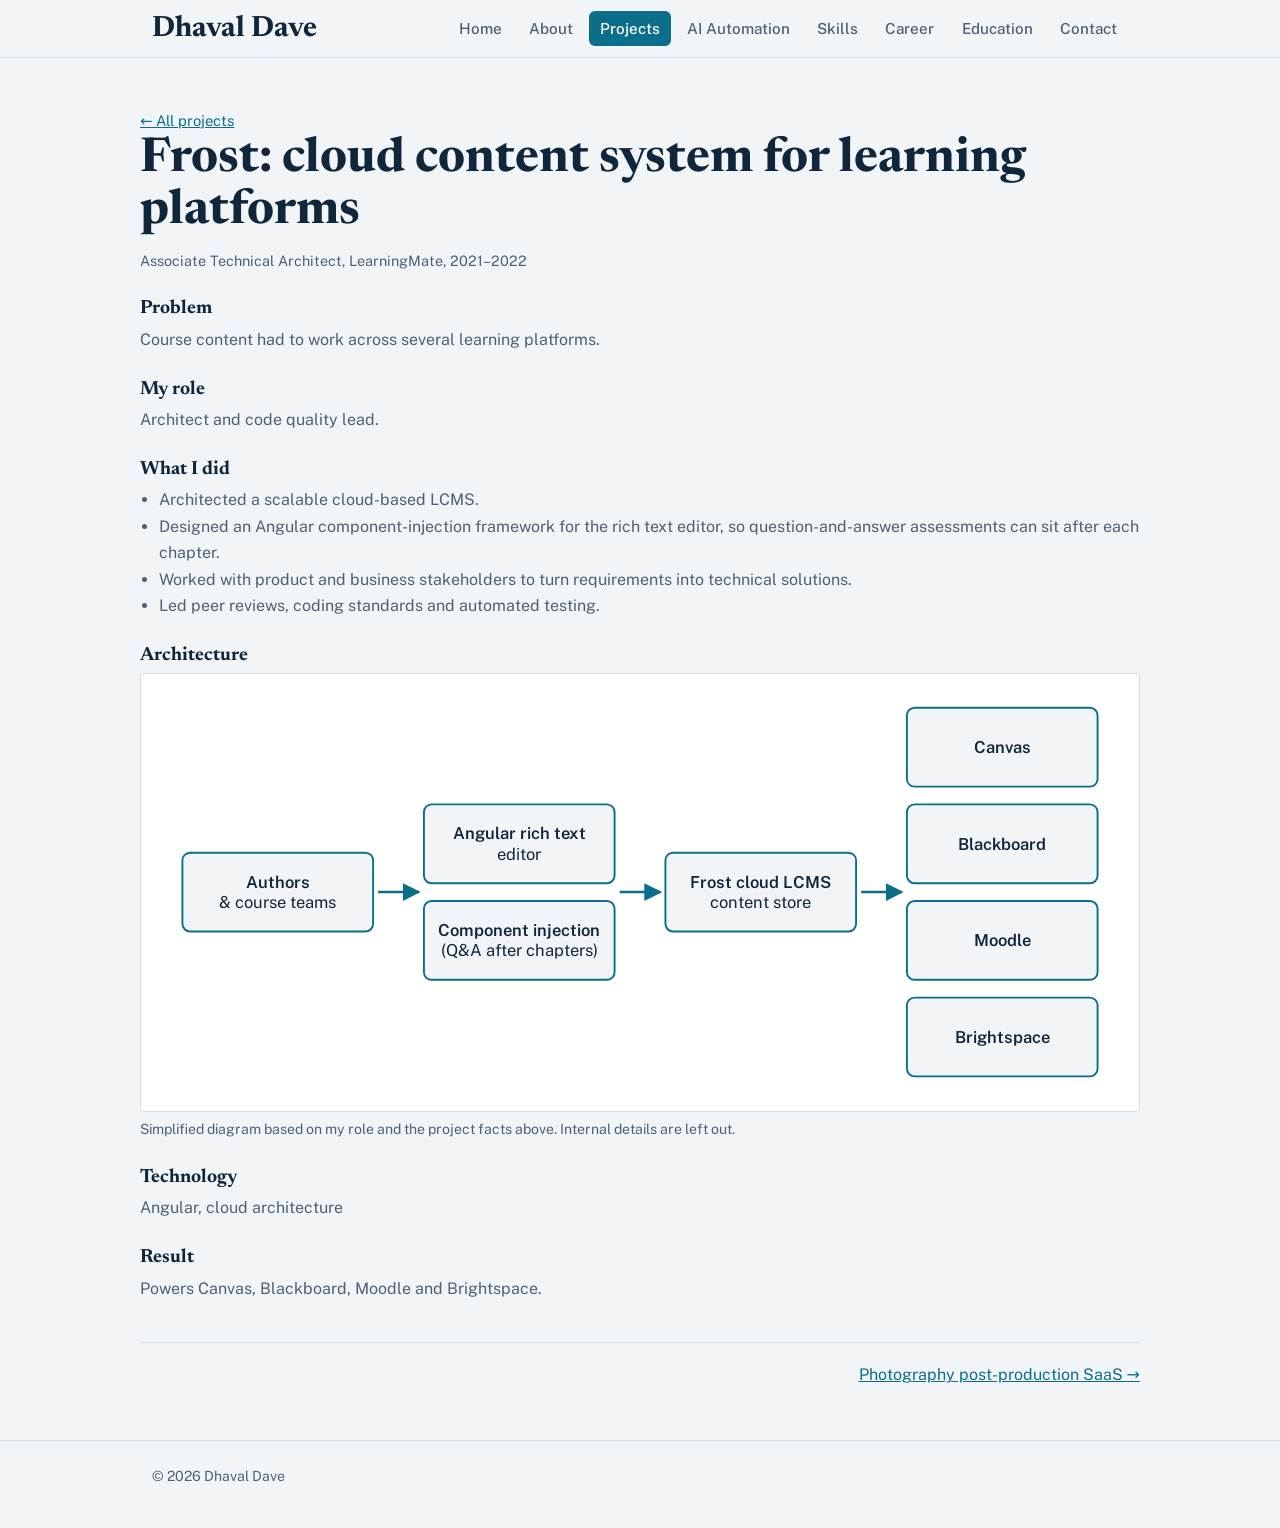
<file: project-frost.html>
<!DOCTYPE html>
<html lang="en"><head><meta charset="utf-8"><meta name="viewport" content="width=device-width, initial-scale=1">
<title>Frost: cloud content system for learning platforms | Dhaval Dave</title><meta name="description" content="Dhaval Dave: Technical Project Manager and Solution Architect, 21+ years.">
<link rel="preconnect" href="https://fonts.googleapis.com"><link rel="preconnect" href="https://fonts.gstatic.com" crossorigin>
<link href="https://fonts.googleapis.com/css2?family=Newsreader:opsz,wght@6..72,500;6..72,700&family=Public+Sans:wght@400;500;600&display=swap" rel="stylesheet">
<link rel="stylesheet" href="style.css"></head><body>
<header class="top"><div class="wrap"><a class="brand" href="index.html">Dhaval Dave</a><nav aria-label="Main"><a href="index.html">Home</a><a href="about.html">About</a><a href="projects.html" aria-current="page">Projects</a><a href="automation.html">AI Automation</a><a href="skills.html">Skills</a><a href="career.html">Career</a><a href="education.html">Education</a><a href="contact.html">Contact</a></nav></div></header>
<main><div class="wrap page detail"><p class="crumb"><a href="projects.html">← All projects</a></p>
<h1 class="pt">Frost: cloud content system for learning platforms</h1><p class="meta">Associate Technical Architect, LearningMate, 2021–2022</p>
<h2>Problem</h2><p>Course content had to work across several learning platforms.</p><h2>My role</h2><p>Architect and code quality lead.</p><h2>What I did</h2><ul><li>Architected a scalable cloud-based LCMS.</li><li>Designed an Angular component-injection framework for the rich text editor, so question-and-answer assessments can sit after each chapter.</li><li>Worked with product and business stakeholders to turn requirements into technical solutions.</li><li>Led peer reviews, coding standards and automated testing.</li></ul>
<h2>Architecture</h2><div class="diagram"><svg viewBox="0 0 760 318" role="img" aria-label="Architecture diagram" style="min-width:592px" font-family="Public Sans,system-ui,sans-serif"><defs><marker id="ar" viewBox="0 0 10 10" refX="9" refY="5" markerWidth="7" markerHeight="7" orient="auto"><path d="M0 0L10 5L0 10z" fill="var(--accent)"/></marker></defs><rect x="20" y="128.0" width="150" height="62" rx="6" fill="var(--bg)" stroke="var(--accent)" stroke-width="1.5"/><text x="95.0" y="155.5" text-anchor="middle" font-size="13" fill="var(--ink)" font-weight="600">Authors</text><text x="95.0" y="171.5" text-anchor="middle" font-size="13" fill="var(--ink)">&amp; course teams</text><line x1="174" y1="159.0" x2="206" y2="159.0" stroke="var(--accent)" stroke-width="2" marker-end="url(#ar)"/><rect x="210" y="90.0" width="150" height="62" rx="6" fill="var(--bg)" stroke="var(--accent)" stroke-width="1.5"/><text x="285.0" y="117.5" text-anchor="middle" font-size="13" fill="var(--ink)" font-weight="600">Angular rich text</text><text x="285.0" y="133.5" text-anchor="middle" font-size="13" fill="var(--ink)">editor</text><rect x="210" y="166.0" width="150" height="62" rx="6" fill="var(--bg)" stroke="var(--accent)" stroke-width="1.5"/><text x="285.0" y="193.5" text-anchor="middle" font-size="13" fill="var(--ink)" font-weight="600">Component injection</text><text x="285.0" y="209.5" text-anchor="middle" font-size="13" fill="var(--ink)">(Q&amp;A after chapters)</text><line x1="364" y1="159.0" x2="396" y2="159.0" stroke="var(--accent)" stroke-width="2" marker-end="url(#ar)"/><rect x="400" y="128.0" width="150" height="62" rx="6" fill="var(--bg)" stroke="var(--accent)" stroke-width="1.5"/><text x="475.0" y="155.5" text-anchor="middle" font-size="13" fill="var(--ink)" font-weight="600">Frost cloud LCMS</text><text x="475.0" y="171.5" text-anchor="middle" font-size="13" fill="var(--ink)">content store</text><line x1="554" y1="159.0" x2="586" y2="159.0" stroke="var(--accent)" stroke-width="2" marker-end="url(#ar)"/><rect x="590" y="14.0" width="150" height="62" rx="6" fill="var(--bg)" stroke="var(--accent)" stroke-width="1.5"/><text x="665.0" y="49.5" text-anchor="middle" font-size="13" fill="var(--ink)" font-weight="600">Canvas</text><rect x="590" y="90.0" width="150" height="62" rx="6" fill="var(--bg)" stroke="var(--accent)" stroke-width="1.5"/><text x="665.0" y="125.5" text-anchor="middle" font-size="13" fill="var(--ink)" font-weight="600">Blackboard</text><rect x="590" y="166.0" width="150" height="62" rx="6" fill="var(--bg)" stroke="var(--accent)" stroke-width="1.5"/><text x="665.0" y="201.5" text-anchor="middle" font-size="13" fill="var(--ink)" font-weight="600">Moodle</text><rect x="590" y="242.0" width="150" height="62" rx="6" fill="var(--bg)" stroke="var(--accent)" stroke-width="1.5"/><text x="665.0" y="277.5" text-anchor="middle" font-size="13" fill="var(--ink)" font-weight="600">Brightspace</text></svg></div><p class="cap">Simplified diagram based on my role and the project facts above. Internal details are left out.</p><h2>Technology</h2><p>Angular, cloud architecture</p><h2>Result</h2><p>Powers Canvas, Blackboard, Moodle and Brightspace.</p><div class="pn"><span></span><a href="project-photo-saas.html">Photography post-production SaaS →</a></div></div></main>
<footer><div class="wrap">© 2026 Dhaval Dave</div></footer></body></html>
</file>
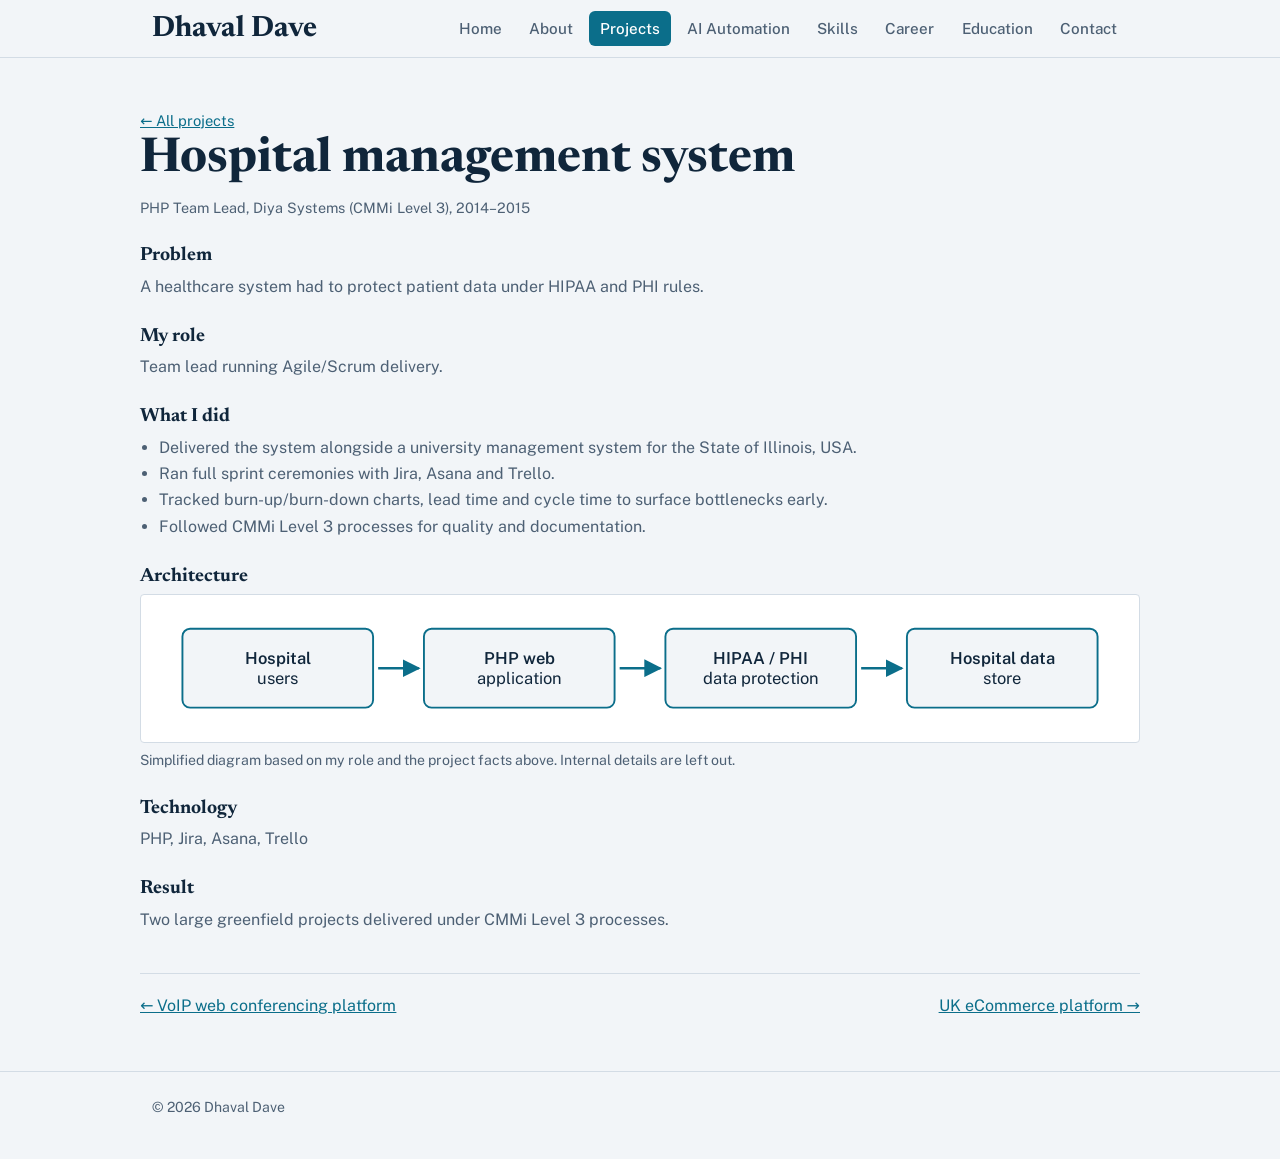
<file: project-hospital.html>
<!DOCTYPE html>
<html lang="en"><head><meta charset="utf-8"><meta name="viewport" content="width=device-width, initial-scale=1">
<title>Hospital management system | Dhaval Dave</title><meta name="description" content="Dhaval Dave: Technical Project Manager and Solution Architect, 21+ years.">
<link rel="preconnect" href="https://fonts.googleapis.com"><link rel="preconnect" href="https://fonts.gstatic.com" crossorigin>
<link href="https://fonts.googleapis.com/css2?family=Newsreader:opsz,wght@6..72,500;6..72,700&family=Public+Sans:wght@400;500;600&display=swap" rel="stylesheet">
<link rel="stylesheet" href="style.css"></head><body>
<header class="top"><div class="wrap"><a class="brand" href="index.html">Dhaval Dave</a><nav aria-label="Main"><a href="index.html">Home</a><a href="about.html">About</a><a href="projects.html" aria-current="page">Projects</a><a href="automation.html">AI Automation</a><a href="skills.html">Skills</a><a href="career.html">Career</a><a href="education.html">Education</a><a href="contact.html">Contact</a></nav></div></header>
<main><div class="wrap page detail"><p class="crumb"><a href="projects.html">← All projects</a></p>
<h1 class="pt">Hospital management system</h1><p class="meta">PHP Team Lead, Diya Systems (CMMi Level 3), 2014–2015</p>
<h2>Problem</h2><p>A healthcare system had to protect patient data under HIPAA and PHI rules.</p><h2>My role</h2><p>Team lead running Agile/Scrum delivery.</p><h2>What I did</h2><ul><li>Delivered the system alongside a university management system for the State of Illinois, USA.</li><li>Ran full sprint ceremonies with Jira, Asana and Trello.</li><li>Tracked burn-up/burn-down charts, lead time and cycle time to surface bottlenecks early.</li><li>Followed CMMi Level 3 processes for quality and documentation.</li></ul>
<h2>Architecture</h2><div class="diagram"><svg viewBox="0 0 760 90" role="img" aria-label="Architecture diagram" style="min-width:592px" font-family="Public Sans,system-ui,sans-serif"><defs><marker id="ar" viewBox="0 0 10 10" refX="9" refY="5" markerWidth="7" markerHeight="7" orient="auto"><path d="M0 0L10 5L0 10z" fill="var(--accent)"/></marker></defs><rect x="20" y="14.0" width="150" height="62" rx="6" fill="var(--bg)" stroke="var(--accent)" stroke-width="1.5"/><text x="95.0" y="41.5" text-anchor="middle" font-size="13" fill="var(--ink)" font-weight="600">Hospital</text><text x="95.0" y="57.5" text-anchor="middle" font-size="13" fill="var(--ink)">users</text><line x1="174" y1="45.0" x2="206" y2="45.0" stroke="var(--accent)" stroke-width="2" marker-end="url(#ar)"/><rect x="210" y="14.0" width="150" height="62" rx="6" fill="var(--bg)" stroke="var(--accent)" stroke-width="1.5"/><text x="285.0" y="41.5" text-anchor="middle" font-size="13" fill="var(--ink)" font-weight="600">PHP web</text><text x="285.0" y="57.5" text-anchor="middle" font-size="13" fill="var(--ink)">application</text><line x1="364" y1="45.0" x2="396" y2="45.0" stroke="var(--accent)" stroke-width="2" marker-end="url(#ar)"/><rect x="400" y="14.0" width="150" height="62" rx="6" fill="var(--bg)" stroke="var(--accent)" stroke-width="1.5"/><text x="475.0" y="41.5" text-anchor="middle" font-size="13" fill="var(--ink)" font-weight="600">HIPAA / PHI</text><text x="475.0" y="57.5" text-anchor="middle" font-size="13" fill="var(--ink)">data protection</text><line x1="554" y1="45.0" x2="586" y2="45.0" stroke="var(--accent)" stroke-width="2" marker-end="url(#ar)"/><rect x="590" y="14.0" width="150" height="62" rx="6" fill="var(--bg)" stroke="var(--accent)" stroke-width="1.5"/><text x="665.0" y="41.5" text-anchor="middle" font-size="13" fill="var(--ink)" font-weight="600">Hospital data</text><text x="665.0" y="57.5" text-anchor="middle" font-size="13" fill="var(--ink)">store</text></svg></div><p class="cap">Simplified diagram based on my role and the project facts above. Internal details are left out.</p><h2>Technology</h2><p>PHP, Jira, Asana, Trello</p><h2>Result</h2><p>Two large greenfield projects delivered under CMMi Level 3 processes.</p><div class="pn"><a href="project-voip.html">← VoIP web conferencing platform</a><a href="project-uk-ecommerce.html">UK eCommerce platform →</a></div></div></main>
<footer><div class="wrap">© 2026 Dhaval Dave</div></footer></body></html>
</file>
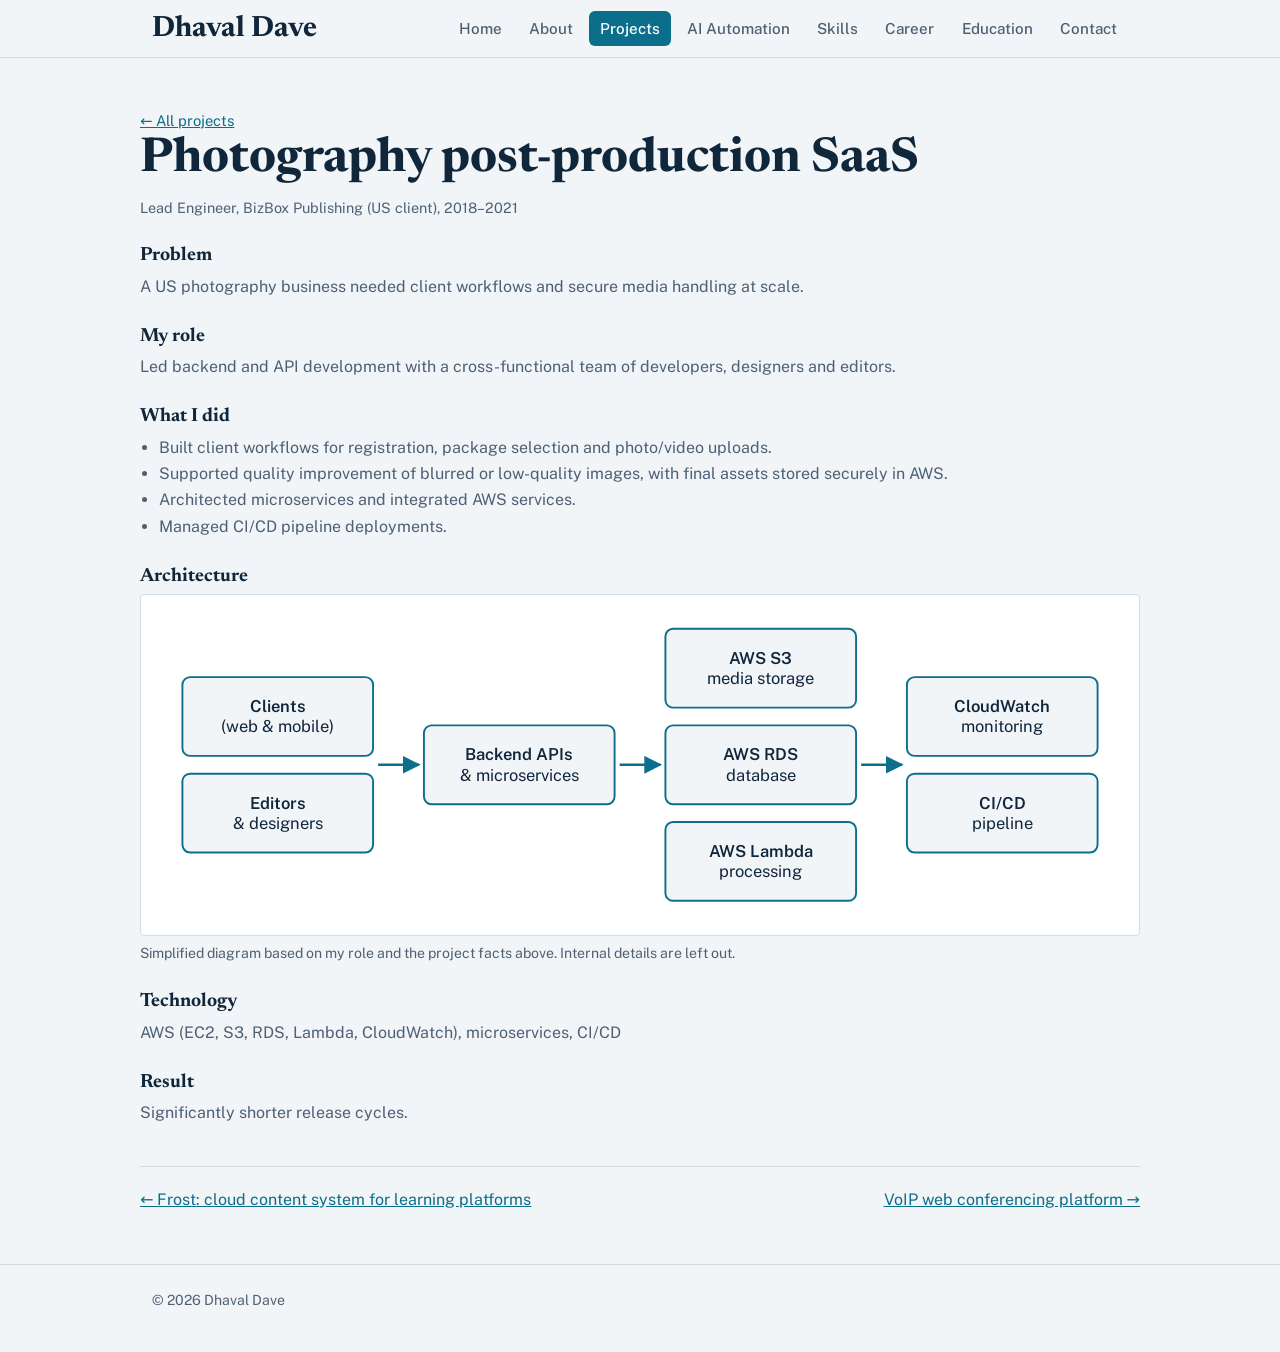
<file: project-photo-saas.html>
<!DOCTYPE html>
<html lang="en"><head><meta charset="utf-8"><meta name="viewport" content="width=device-width, initial-scale=1">
<title>Photography post-production SaaS | Dhaval Dave</title><meta name="description" content="Dhaval Dave: Technical Project Manager and Solution Architect, 21+ years.">
<link rel="preconnect" href="https://fonts.googleapis.com"><link rel="preconnect" href="https://fonts.gstatic.com" crossorigin>
<link href="https://fonts.googleapis.com/css2?family=Newsreader:opsz,wght@6..72,500;6..72,700&family=Public+Sans:wght@400;500;600&display=swap" rel="stylesheet">
<link rel="stylesheet" href="style.css"></head><body>
<header class="top"><div class="wrap"><a class="brand" href="index.html">Dhaval Dave</a><nav aria-label="Main"><a href="index.html">Home</a><a href="about.html">About</a><a href="projects.html" aria-current="page">Projects</a><a href="automation.html">AI Automation</a><a href="skills.html">Skills</a><a href="career.html">Career</a><a href="education.html">Education</a><a href="contact.html">Contact</a></nav></div></header>
<main><div class="wrap page detail"><p class="crumb"><a href="projects.html">← All projects</a></p>
<h1 class="pt">Photography post-production SaaS</h1><p class="meta">Lead Engineer, BizBox Publishing (US client), 2018–2021</p>
<h2>Problem</h2><p>A US photography business needed client workflows and secure media handling at scale.</p><h2>My role</h2><p>Led backend and API development with a cross-functional team of developers, designers and editors.</p><h2>What I did</h2><ul><li>Built client workflows for registration, package selection and photo/video uploads.</li><li>Supported quality improvement of blurred or low-quality images, with final assets stored securely in AWS.</li><li>Architected microservices and integrated AWS services.</li><li>Managed CI/CD pipeline deployments.</li></ul>
<h2>Architecture</h2><div class="diagram"><svg viewBox="0 0 760 242" role="img" aria-label="Architecture diagram" style="min-width:592px" font-family="Public Sans,system-ui,sans-serif"><defs><marker id="ar" viewBox="0 0 10 10" refX="9" refY="5" markerWidth="7" markerHeight="7" orient="auto"><path d="M0 0L10 5L0 10z" fill="var(--accent)"/></marker></defs><rect x="20" y="52.0" width="150" height="62" rx="6" fill="var(--bg)" stroke="var(--accent)" stroke-width="1.5"/><text x="95.0" y="79.5" text-anchor="middle" font-size="13" fill="var(--ink)" font-weight="600">Clients</text><text x="95.0" y="95.5" text-anchor="middle" font-size="13" fill="var(--ink)">(web &amp; mobile)</text><rect x="20" y="128.0" width="150" height="62" rx="6" fill="var(--bg)" stroke="var(--accent)" stroke-width="1.5"/><text x="95.0" y="155.5" text-anchor="middle" font-size="13" fill="var(--ink)" font-weight="600">Editors</text><text x="95.0" y="171.5" text-anchor="middle" font-size="13" fill="var(--ink)">&amp; designers</text><line x1="174" y1="121.0" x2="206" y2="121.0" stroke="var(--accent)" stroke-width="2" marker-end="url(#ar)"/><rect x="210" y="90.0" width="150" height="62" rx="6" fill="var(--bg)" stroke="var(--accent)" stroke-width="1.5"/><text x="285.0" y="117.5" text-anchor="middle" font-size="13" fill="var(--ink)" font-weight="600">Backend APIs</text><text x="285.0" y="133.5" text-anchor="middle" font-size="13" fill="var(--ink)">&amp; microservices</text><line x1="364" y1="121.0" x2="396" y2="121.0" stroke="var(--accent)" stroke-width="2" marker-end="url(#ar)"/><rect x="400" y="14.0" width="150" height="62" rx="6" fill="var(--bg)" stroke="var(--accent)" stroke-width="1.5"/><text x="475.0" y="41.5" text-anchor="middle" font-size="13" fill="var(--ink)" font-weight="600">AWS S3</text><text x="475.0" y="57.5" text-anchor="middle" font-size="13" fill="var(--ink)">media storage</text><rect x="400" y="90.0" width="150" height="62" rx="6" fill="var(--bg)" stroke="var(--accent)" stroke-width="1.5"/><text x="475.0" y="117.5" text-anchor="middle" font-size="13" fill="var(--ink)" font-weight="600">AWS RDS</text><text x="475.0" y="133.5" text-anchor="middle" font-size="13" fill="var(--ink)">database</text><rect x="400" y="166.0" width="150" height="62" rx="6" fill="var(--bg)" stroke="var(--accent)" stroke-width="1.5"/><text x="475.0" y="193.5" text-anchor="middle" font-size="13" fill="var(--ink)" font-weight="600">AWS Lambda</text><text x="475.0" y="209.5" text-anchor="middle" font-size="13" fill="var(--ink)">processing</text><line x1="554" y1="121.0" x2="586" y2="121.0" stroke="var(--accent)" stroke-width="2" marker-end="url(#ar)"/><rect x="590" y="52.0" width="150" height="62" rx="6" fill="var(--bg)" stroke="var(--accent)" stroke-width="1.5"/><text x="665.0" y="79.5" text-anchor="middle" font-size="13" fill="var(--ink)" font-weight="600">CloudWatch</text><text x="665.0" y="95.5" text-anchor="middle" font-size="13" fill="var(--ink)">monitoring</text><rect x="590" y="128.0" width="150" height="62" rx="6" fill="var(--bg)" stroke="var(--accent)" stroke-width="1.5"/><text x="665.0" y="155.5" text-anchor="middle" font-size="13" fill="var(--ink)" font-weight="600">CI/CD</text><text x="665.0" y="171.5" text-anchor="middle" font-size="13" fill="var(--ink)">pipeline</text></svg></div><p class="cap">Simplified diagram based on my role and the project facts above. Internal details are left out.</p><h2>Technology</h2><p>AWS (EC2, S3, RDS, Lambda, CloudWatch), microservices, CI/CD</p><h2>Result</h2><p>Significantly shorter release cycles.</p><div class="pn"><a href="project-frost.html">← Frost: cloud content system for learning platforms</a><a href="project-voip.html">VoIP web conferencing platform →</a></div></div></main>
<footer><div class="wrap">© 2026 Dhaval Dave</div></footer></body></html>
</file>
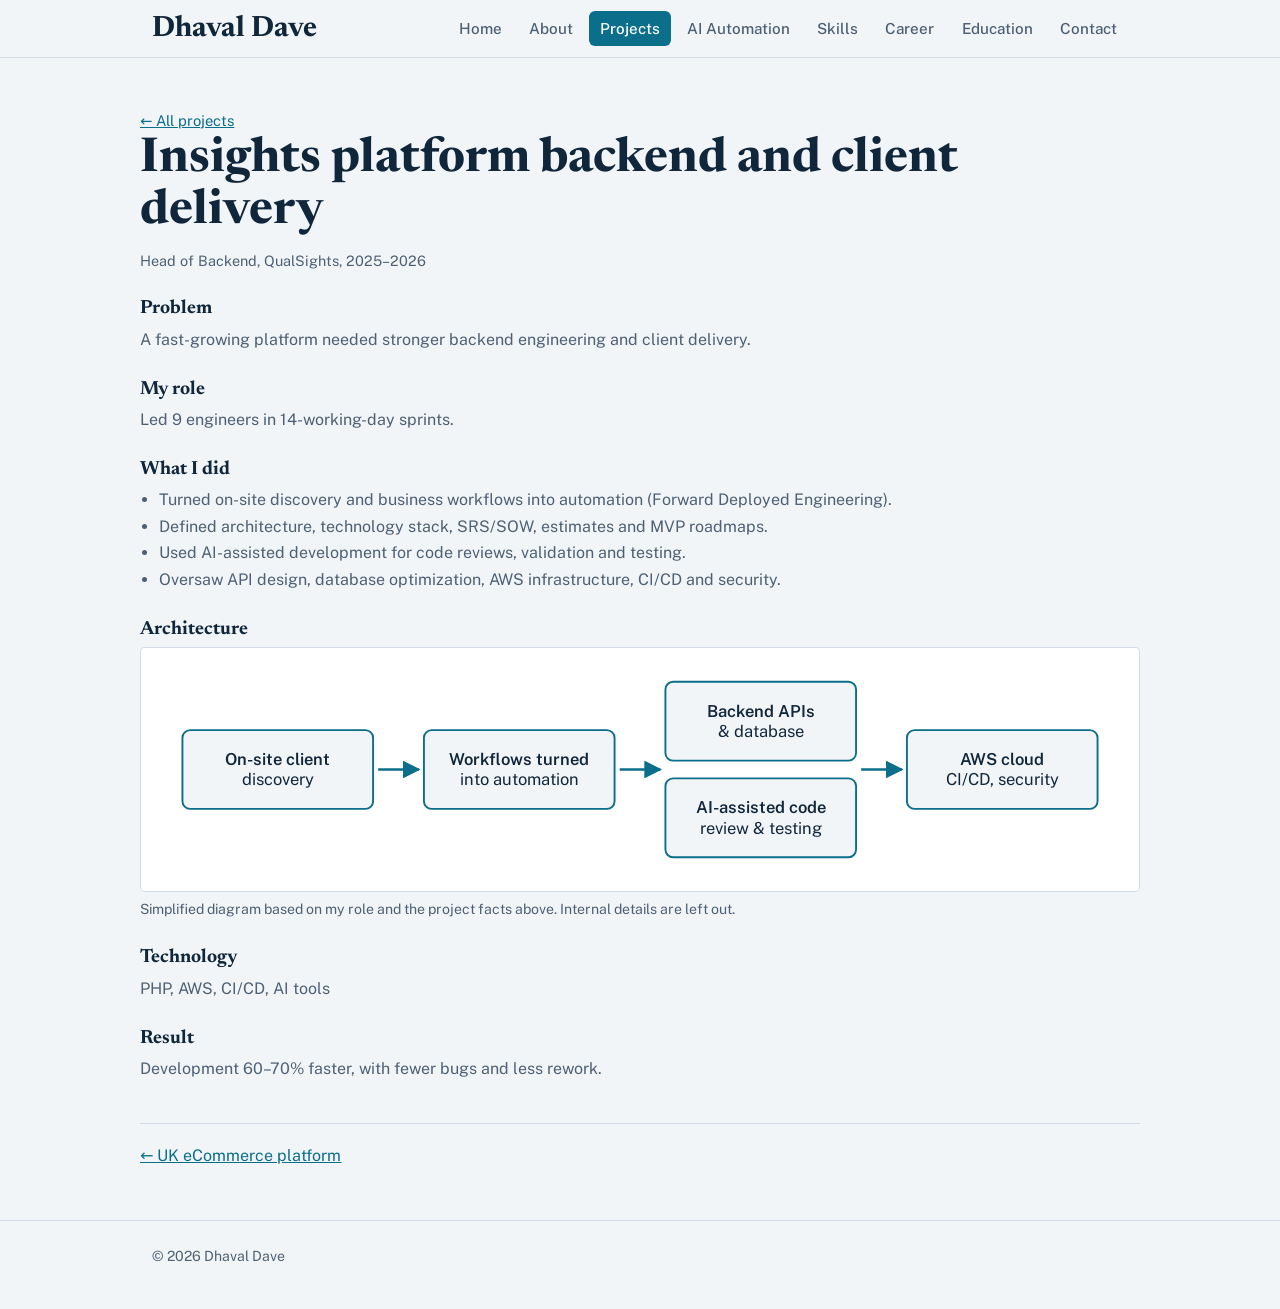
<file: project-qualsights.html>
<!DOCTYPE html>
<html lang="en"><head><meta charset="utf-8"><meta name="viewport" content="width=device-width, initial-scale=1">
<title>Insights platform backend and client delivery | Dhaval Dave</title><meta name="description" content="Dhaval Dave: Technical Project Manager and Solution Architect, 21+ years.">
<link rel="preconnect" href="https://fonts.googleapis.com"><link rel="preconnect" href="https://fonts.gstatic.com" crossorigin>
<link href="https://fonts.googleapis.com/css2?family=Newsreader:opsz,wght@6..72,500;6..72,700&family=Public+Sans:wght@400;500;600&display=swap" rel="stylesheet">
<link rel="stylesheet" href="style.css"></head><body>
<header class="top"><div class="wrap"><a class="brand" href="index.html">Dhaval Dave</a><nav aria-label="Main"><a href="index.html">Home</a><a href="about.html">About</a><a href="projects.html" aria-current="page">Projects</a><a href="automation.html">AI Automation</a><a href="skills.html">Skills</a><a href="career.html">Career</a><a href="education.html">Education</a><a href="contact.html">Contact</a></nav></div></header>
<main><div class="wrap page detail"><p class="crumb"><a href="projects.html">← All projects</a></p>
<h1 class="pt">Insights platform backend and client delivery</h1><p class="meta">Head of Backend, QualSights, 2025–2026</p>
<h2>Problem</h2><p>A fast-growing platform needed stronger backend engineering and client delivery.</p><h2>My role</h2><p>Led 9 engineers in 14-working-day sprints.</p><h2>What I did</h2><ul><li>Turned on-site discovery and business workflows into automation (Forward Deployed Engineering).</li><li>Defined architecture, technology stack, SRS/SOW, estimates and MVP roadmaps.</li><li>Used AI-assisted development for code reviews, validation and testing.</li><li>Oversaw API design, database optimization, AWS infrastructure, CI/CD and security.</li></ul>
<h2>Architecture</h2><div class="diagram"><svg viewBox="0 0 760 166" role="img" aria-label="Architecture diagram" style="min-width:592px" font-family="Public Sans,system-ui,sans-serif"><defs><marker id="ar" viewBox="0 0 10 10" refX="9" refY="5" markerWidth="7" markerHeight="7" orient="auto"><path d="M0 0L10 5L0 10z" fill="var(--accent)"/></marker></defs><rect x="20" y="52.0" width="150" height="62" rx="6" fill="var(--bg)" stroke="var(--accent)" stroke-width="1.5"/><text x="95.0" y="79.5" text-anchor="middle" font-size="13" fill="var(--ink)" font-weight="600">On-site client</text><text x="95.0" y="95.5" text-anchor="middle" font-size="13" fill="var(--ink)">discovery</text><line x1="174" y1="83.0" x2="206" y2="83.0" stroke="var(--accent)" stroke-width="2" marker-end="url(#ar)"/><rect x="210" y="52.0" width="150" height="62" rx="6" fill="var(--bg)" stroke="var(--accent)" stroke-width="1.5"/><text x="285.0" y="79.5" text-anchor="middle" font-size="13" fill="var(--ink)" font-weight="600">Workflows turned</text><text x="285.0" y="95.5" text-anchor="middle" font-size="13" fill="var(--ink)">into automation</text><line x1="364" y1="83.0" x2="396" y2="83.0" stroke="var(--accent)" stroke-width="2" marker-end="url(#ar)"/><rect x="400" y="14.0" width="150" height="62" rx="6" fill="var(--bg)" stroke="var(--accent)" stroke-width="1.5"/><text x="475.0" y="41.5" text-anchor="middle" font-size="13" fill="var(--ink)" font-weight="600">Backend APIs</text><text x="475.0" y="57.5" text-anchor="middle" font-size="13" fill="var(--ink)">&amp; database</text><rect x="400" y="90.0" width="150" height="62" rx="6" fill="var(--bg)" stroke="var(--accent)" stroke-width="1.5"/><text x="475.0" y="117.5" text-anchor="middle" font-size="13" fill="var(--ink)" font-weight="600">AI-assisted code</text><text x="475.0" y="133.5" text-anchor="middle" font-size="13" fill="var(--ink)">review &amp; testing</text><line x1="554" y1="83.0" x2="586" y2="83.0" stroke="var(--accent)" stroke-width="2" marker-end="url(#ar)"/><rect x="590" y="52.0" width="150" height="62" rx="6" fill="var(--bg)" stroke="var(--accent)" stroke-width="1.5"/><text x="665.0" y="79.5" text-anchor="middle" font-size="13" fill="var(--ink)" font-weight="600">AWS cloud</text><text x="665.0" y="95.5" text-anchor="middle" font-size="13" fill="var(--ink)">CI/CD, security</text></svg></div><p class="cap">Simplified diagram based on my role and the project facts above. Internal details are left out.</p><h2>Technology</h2><p>PHP, AWS, CI/CD, AI tools</p><h2>Result</h2><p>Development 60–70% faster, with fewer bugs and less rework.</p><div class="pn"><a href="project-uk-ecommerce.html">← UK eCommerce platform</a><span></span></div></div></main>
<footer><div class="wrap">© 2026 Dhaval Dave</div></footer></body></html>
</file>
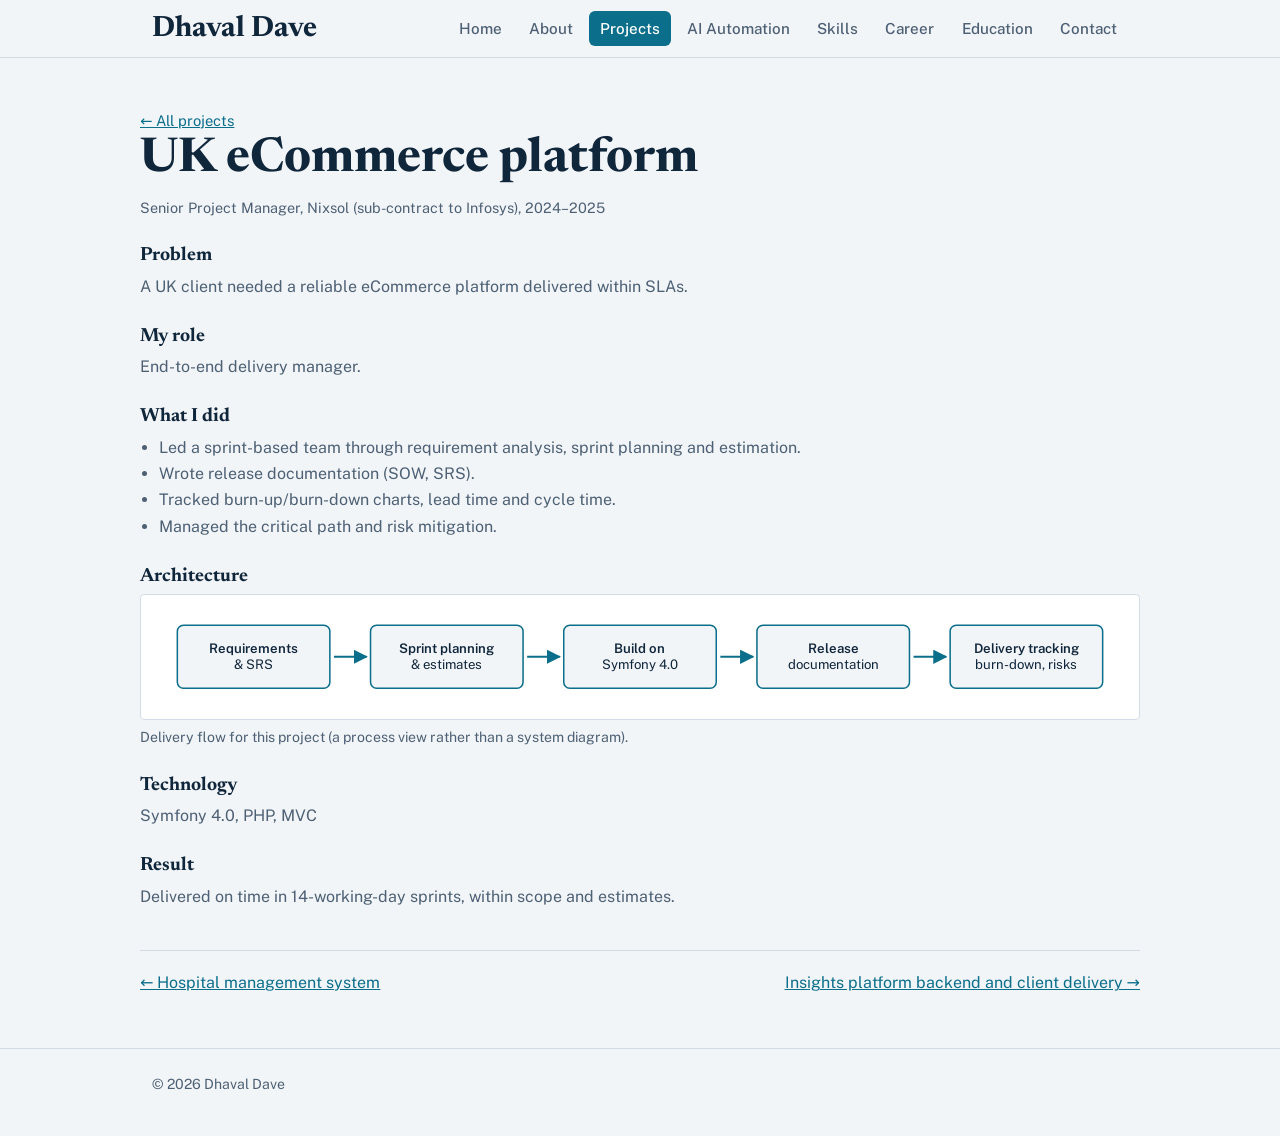
<file: project-uk-ecommerce.html>
<!DOCTYPE html>
<html lang="en"><head><meta charset="utf-8"><meta name="viewport" content="width=device-width, initial-scale=1">
<title>UK eCommerce platform | Dhaval Dave</title><meta name="description" content="Dhaval Dave: Technical Project Manager and Solution Architect, 21+ years.">
<link rel="preconnect" href="https://fonts.googleapis.com"><link rel="preconnect" href="https://fonts.gstatic.com" crossorigin>
<link href="https://fonts.googleapis.com/css2?family=Newsreader:opsz,wght@6..72,500;6..72,700&family=Public+Sans:wght@400;500;600&display=swap" rel="stylesheet">
<link rel="stylesheet" href="style.css"></head><body>
<header class="top"><div class="wrap"><a class="brand" href="index.html">Dhaval Dave</a><nav aria-label="Main"><a href="index.html">Home</a><a href="about.html">About</a><a href="projects.html" aria-current="page">Projects</a><a href="automation.html">AI Automation</a><a href="skills.html">Skills</a><a href="career.html">Career</a><a href="education.html">Education</a><a href="contact.html">Contact</a></nav></div></header>
<main><div class="wrap page detail"><p class="crumb"><a href="projects.html">← All projects</a></p>
<h1 class="pt">UK eCommerce platform</h1><p class="meta">Senior Project Manager, Nixsol (sub-contract to Infosys), 2024–2025</p>
<h2>Problem</h2><p>A UK client needed a reliable eCommerce platform delivered within SLAs.</p><h2>My role</h2><p>End-to-end delivery manager.</p><h2>What I did</h2><ul><li>Led a sprint-based team through requirement analysis, sprint planning and estimation.</li><li>Wrote release documentation (SOW, SRS).</li><li>Tracked burn-up/burn-down charts, lead time and cycle time.</li><li>Managed the critical path and risk mitigation.</li></ul>
<h2>Architecture</h2><div class="diagram"><svg viewBox="0 0 950 90" role="img" aria-label="Delivery flow diagram" style="min-width:741px" font-family="Public Sans,system-ui,sans-serif"><defs><marker id="ar" viewBox="0 0 10 10" refX="9" refY="5" markerWidth="7" markerHeight="7" orient="auto"><path d="M0 0L10 5L0 10z" fill="var(--accent)"/></marker></defs><rect x="20" y="14.0" width="150" height="62" rx="6" fill="var(--bg)" stroke="var(--accent)" stroke-width="1.5"/><text x="95.0" y="41.5" text-anchor="middle" font-size="13" fill="var(--ink)" font-weight="600">Requirements</text><text x="95.0" y="57.5" text-anchor="middle" font-size="13" fill="var(--ink)">&amp; SRS</text><line x1="174" y1="45.0" x2="206" y2="45.0" stroke="var(--accent)" stroke-width="2" marker-end="url(#ar)"/><rect x="210" y="14.0" width="150" height="62" rx="6" fill="var(--bg)" stroke="var(--accent)" stroke-width="1.5"/><text x="285.0" y="41.5" text-anchor="middle" font-size="13" fill="var(--ink)" font-weight="600">Sprint planning</text><text x="285.0" y="57.5" text-anchor="middle" font-size="13" fill="var(--ink)">&amp; estimates</text><line x1="364" y1="45.0" x2="396" y2="45.0" stroke="var(--accent)" stroke-width="2" marker-end="url(#ar)"/><rect x="400" y="14.0" width="150" height="62" rx="6" fill="var(--bg)" stroke="var(--accent)" stroke-width="1.5"/><text x="475.0" y="41.5" text-anchor="middle" font-size="13" fill="var(--ink)" font-weight="600">Build on</text><text x="475.0" y="57.5" text-anchor="middle" font-size="13" fill="var(--ink)">Symfony 4.0</text><line x1="554" y1="45.0" x2="586" y2="45.0" stroke="var(--accent)" stroke-width="2" marker-end="url(#ar)"/><rect x="590" y="14.0" width="150" height="62" rx="6" fill="var(--bg)" stroke="var(--accent)" stroke-width="1.5"/><text x="665.0" y="41.5" text-anchor="middle" font-size="13" fill="var(--ink)" font-weight="600">Release</text><text x="665.0" y="57.5" text-anchor="middle" font-size="13" fill="var(--ink)">documentation</text><line x1="744" y1="45.0" x2="776" y2="45.0" stroke="var(--accent)" stroke-width="2" marker-end="url(#ar)"/><rect x="780" y="14.0" width="150" height="62" rx="6" fill="var(--bg)" stroke="var(--accent)" stroke-width="1.5"/><text x="855.0" y="41.5" text-anchor="middle" font-size="13" fill="var(--ink)" font-weight="600">Delivery tracking</text><text x="855.0" y="57.5" text-anchor="middle" font-size="13" fill="var(--ink)">burn-down, risks</text></svg></div><p class="cap">Delivery flow for this project (a process view rather than a system diagram).</p><h2>Technology</h2><p>Symfony 4.0, PHP, MVC</p><h2>Result</h2><p>Delivered on time in 14-working-day sprints, within scope and estimates.</p><div class="pn"><a href="project-hospital.html">← Hospital management system</a><a href="project-qualsights.html">Insights platform backend and client delivery →</a></div></div></main>
<footer><div class="wrap">© 2026 Dhaval Dave</div></footer></body></html>
</file>
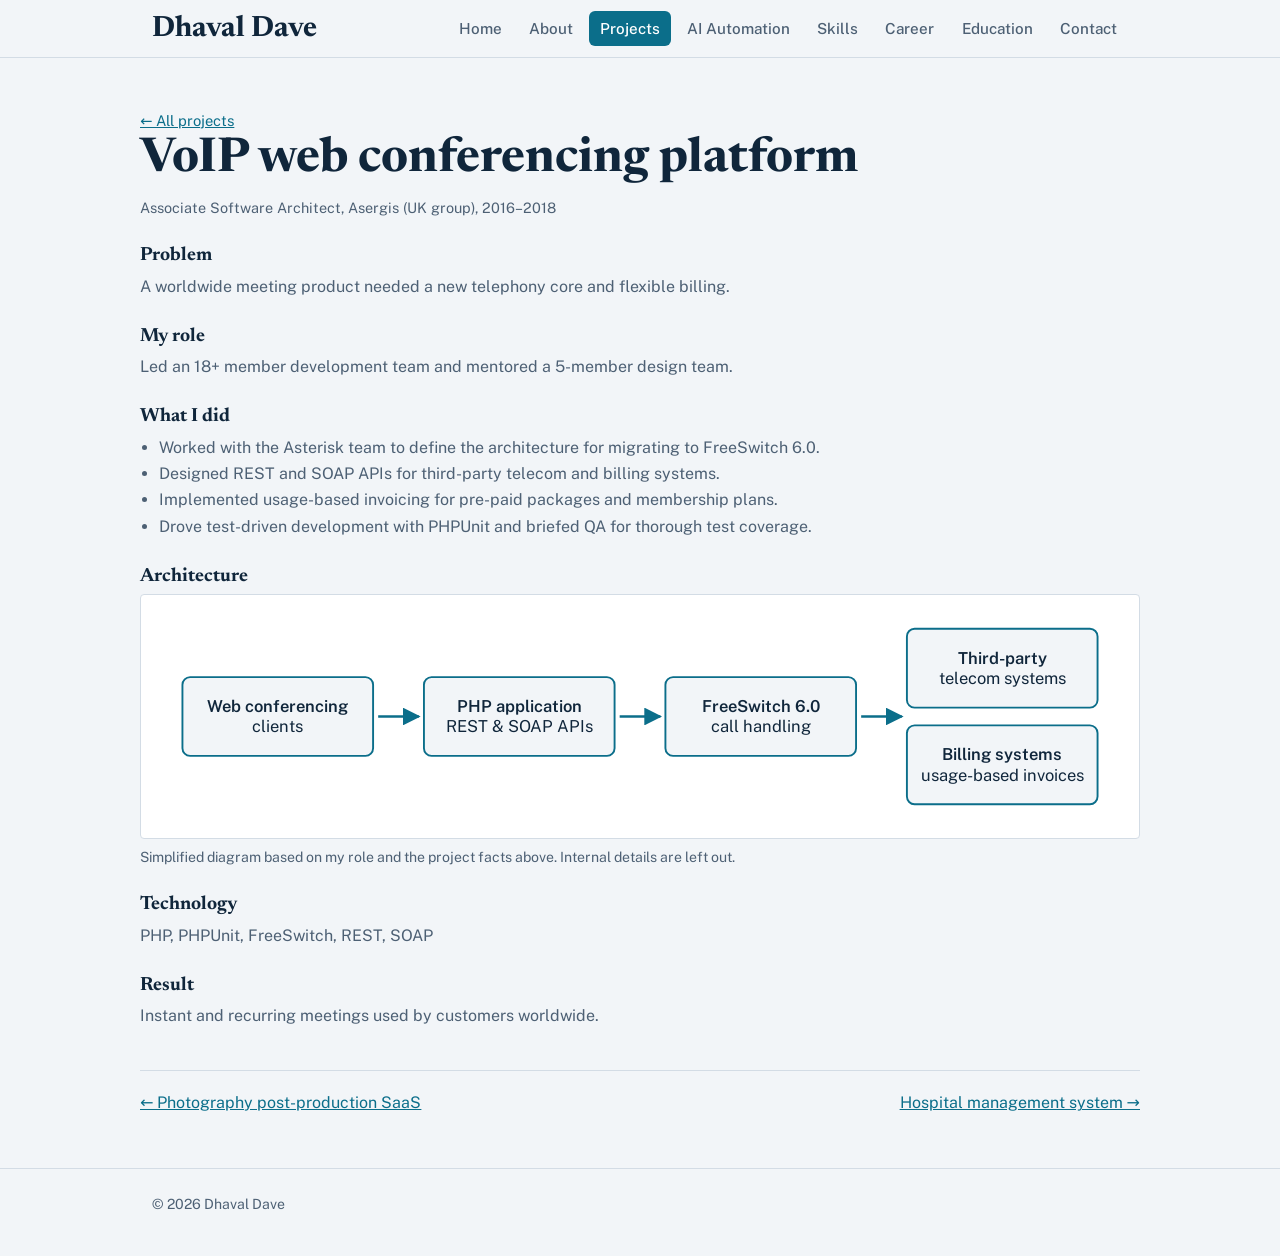
<file: project-voip.html>
<!DOCTYPE html>
<html lang="en"><head><meta charset="utf-8"><meta name="viewport" content="width=device-width, initial-scale=1">
<title>VoIP web conferencing platform | Dhaval Dave</title><meta name="description" content="Dhaval Dave: Technical Project Manager and Solution Architect, 21+ years.">
<link rel="preconnect" href="https://fonts.googleapis.com"><link rel="preconnect" href="https://fonts.gstatic.com" crossorigin>
<link href="https://fonts.googleapis.com/css2?family=Newsreader:opsz,wght@6..72,500;6..72,700&family=Public+Sans:wght@400;500;600&display=swap" rel="stylesheet">
<link rel="stylesheet" href="style.css"></head><body>
<header class="top"><div class="wrap"><a class="brand" href="index.html">Dhaval Dave</a><nav aria-label="Main"><a href="index.html">Home</a><a href="about.html">About</a><a href="projects.html" aria-current="page">Projects</a><a href="automation.html">AI Automation</a><a href="skills.html">Skills</a><a href="career.html">Career</a><a href="education.html">Education</a><a href="contact.html">Contact</a></nav></div></header>
<main><div class="wrap page detail"><p class="crumb"><a href="projects.html">← All projects</a></p>
<h1 class="pt">VoIP web conferencing platform</h1><p class="meta">Associate Software Architect, Asergis (UK group), 2016–2018</p>
<h2>Problem</h2><p>A worldwide meeting product needed a new telephony core and flexible billing.</p><h2>My role</h2><p>Led an 18+ member development team and mentored a 5-member design team.</p><h2>What I did</h2><ul><li>Worked with the Asterisk team to define the architecture for migrating to FreeSwitch 6.0.</li><li>Designed REST and SOAP APIs for third-party telecom and billing systems.</li><li>Implemented usage-based invoicing for pre-paid packages and membership plans.</li><li>Drove test-driven development with PHPUnit and briefed QA for thorough test coverage.</li></ul>
<h2>Architecture</h2><div class="diagram"><svg viewBox="0 0 760 166" role="img" aria-label="Architecture diagram" style="min-width:592px" font-family="Public Sans,system-ui,sans-serif"><defs><marker id="ar" viewBox="0 0 10 10" refX="9" refY="5" markerWidth="7" markerHeight="7" orient="auto"><path d="M0 0L10 5L0 10z" fill="var(--accent)"/></marker></defs><rect x="20" y="52.0" width="150" height="62" rx="6" fill="var(--bg)" stroke="var(--accent)" stroke-width="1.5"/><text x="95.0" y="79.5" text-anchor="middle" font-size="13" fill="var(--ink)" font-weight="600">Web conferencing</text><text x="95.0" y="95.5" text-anchor="middle" font-size="13" fill="var(--ink)">clients</text><line x1="174" y1="83.0" x2="206" y2="83.0" stroke="var(--accent)" stroke-width="2" marker-end="url(#ar)"/><rect x="210" y="52.0" width="150" height="62" rx="6" fill="var(--bg)" stroke="var(--accent)" stroke-width="1.5"/><text x="285.0" y="79.5" text-anchor="middle" font-size="13" fill="var(--ink)" font-weight="600">PHP application</text><text x="285.0" y="95.5" text-anchor="middle" font-size="13" fill="var(--ink)">REST &amp; SOAP APIs</text><line x1="364" y1="83.0" x2="396" y2="83.0" stroke="var(--accent)" stroke-width="2" marker-end="url(#ar)"/><rect x="400" y="52.0" width="150" height="62" rx="6" fill="var(--bg)" stroke="var(--accent)" stroke-width="1.5"/><text x="475.0" y="79.5" text-anchor="middle" font-size="13" fill="var(--ink)" font-weight="600">FreeSwitch 6.0</text><text x="475.0" y="95.5" text-anchor="middle" font-size="13" fill="var(--ink)">call handling</text><line x1="554" y1="83.0" x2="586" y2="83.0" stroke="var(--accent)" stroke-width="2" marker-end="url(#ar)"/><rect x="590" y="14.0" width="150" height="62" rx="6" fill="var(--bg)" stroke="var(--accent)" stroke-width="1.5"/><text x="665.0" y="41.5" text-anchor="middle" font-size="13" fill="var(--ink)" font-weight="600">Third-party</text><text x="665.0" y="57.5" text-anchor="middle" font-size="13" fill="var(--ink)">telecom systems</text><rect x="590" y="90.0" width="150" height="62" rx="6" fill="var(--bg)" stroke="var(--accent)" stroke-width="1.5"/><text x="665.0" y="117.5" text-anchor="middle" font-size="13" fill="var(--ink)" font-weight="600">Billing systems</text><text x="665.0" y="133.5" text-anchor="middle" font-size="13" fill="var(--ink)">usage-based invoices</text></svg></div><p class="cap">Simplified diagram based on my role and the project facts above. Internal details are left out.</p><h2>Technology</h2><p>PHP, PHPUnit, FreeSwitch, REST, SOAP</p><h2>Result</h2><p>Instant and recurring meetings used by customers worldwide.</p><div class="pn"><a href="project-photo-saas.html">← Photography post-production SaaS</a><a href="project-hospital.html">Hospital management system →</a></div></div></main>
<footer><div class="wrap">© 2026 Dhaval Dave</div></footer></body></html>
</file>
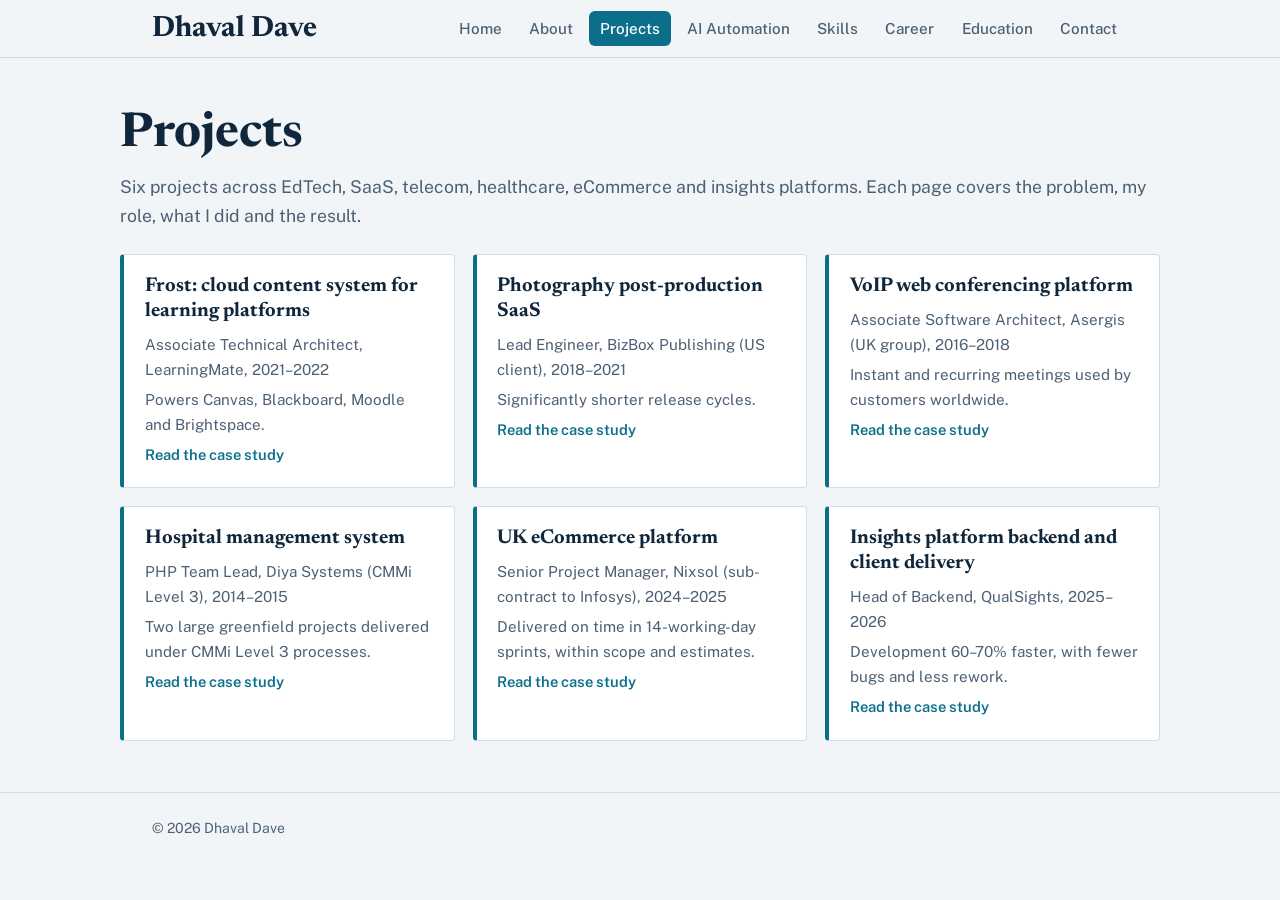
<file: projects.html>
<!DOCTYPE html>
<html lang="en"><head><meta charset="utf-8"><meta name="viewport" content="width=device-width, initial-scale=1">
<title>Projects | Dhaval Dave</title><meta name="description" content="Dhaval Dave: Technical Project Manager and Solution Architect, 21+ years.">
<link rel="preconnect" href="https://fonts.googleapis.com"><link rel="preconnect" href="https://fonts.gstatic.com" crossorigin>
<link href="https://fonts.googleapis.com/css2?family=Newsreader:opsz,wght@6..72,500;6..72,700&family=Public+Sans:wght@400;500;600&display=swap" rel="stylesheet">
<link rel="stylesheet" href="style.css"></head><body>
<header class="top"><div class="wrap"><a class="brand" href="index.html">Dhaval Dave</a><nav aria-label="Main"><a href="index.html">Home</a><a href="about.html">About</a><a href="projects.html" aria-current="page">Projects</a><a href="automation.html">AI Automation</a><a href="skills.html">Skills</a><a href="career.html">Career</a><a href="education.html">Education</a><a href="contact.html">Contact</a></nav></div></header>
<main><div class="wrap page"><h1 class="pt">Projects</h1><p class="lead">Six projects across EdTech, SaaS, telecom, healthcare, eCommerce and insights platforms. Each page covers the problem, my role, what I did and the result.</p><div class="cases"><a class="card" href="project-frost.html"><h3>Frost: cloud content system for learning platforms</h3><p>Associate Technical Architect, LearningMate, 2021–2022</p><p>Powers Canvas, Blackboard, Moodle and Brightspace.</p><span class="more">Read the case study</span></a><a class="card" href="project-photo-saas.html"><h3>Photography post-production SaaS</h3><p>Lead Engineer, BizBox Publishing (US client), 2018–2021</p><p>Significantly shorter release cycles.</p><span class="more">Read the case study</span></a><a class="card" href="project-voip.html"><h3>VoIP web conferencing platform</h3><p>Associate Software Architect, Asergis (UK group), 2016–2018</p><p>Instant and recurring meetings used by customers worldwide.</p><span class="more">Read the case study</span></a><a class="card" href="project-hospital.html"><h3>Hospital management system</h3><p>PHP Team Lead, Diya Systems (CMMi Level 3), 2014–2015</p><p>Two large greenfield projects delivered under CMMi Level 3 processes.</p><span class="more">Read the case study</span></a><a class="card" href="project-uk-ecommerce.html"><h3>UK eCommerce platform</h3><p>Senior Project Manager, Nixsol (sub-contract to Infosys), 2024–2025</p><p>Delivered on time in 14-working-day sprints, within scope and estimates.</p><span class="more">Read the case study</span></a><a class="card" href="project-qualsights.html"><h3>Insights platform backend and client delivery</h3><p>Head of Backend, QualSights, 2025–2026</p><p>Development 60–70% faster, with fewer bugs and less rework.</p><span class="more">Read the case study</span></a></div></div></main>
<footer><div class="wrap">© 2026 Dhaval Dave</div></footer></body></html>
</file>
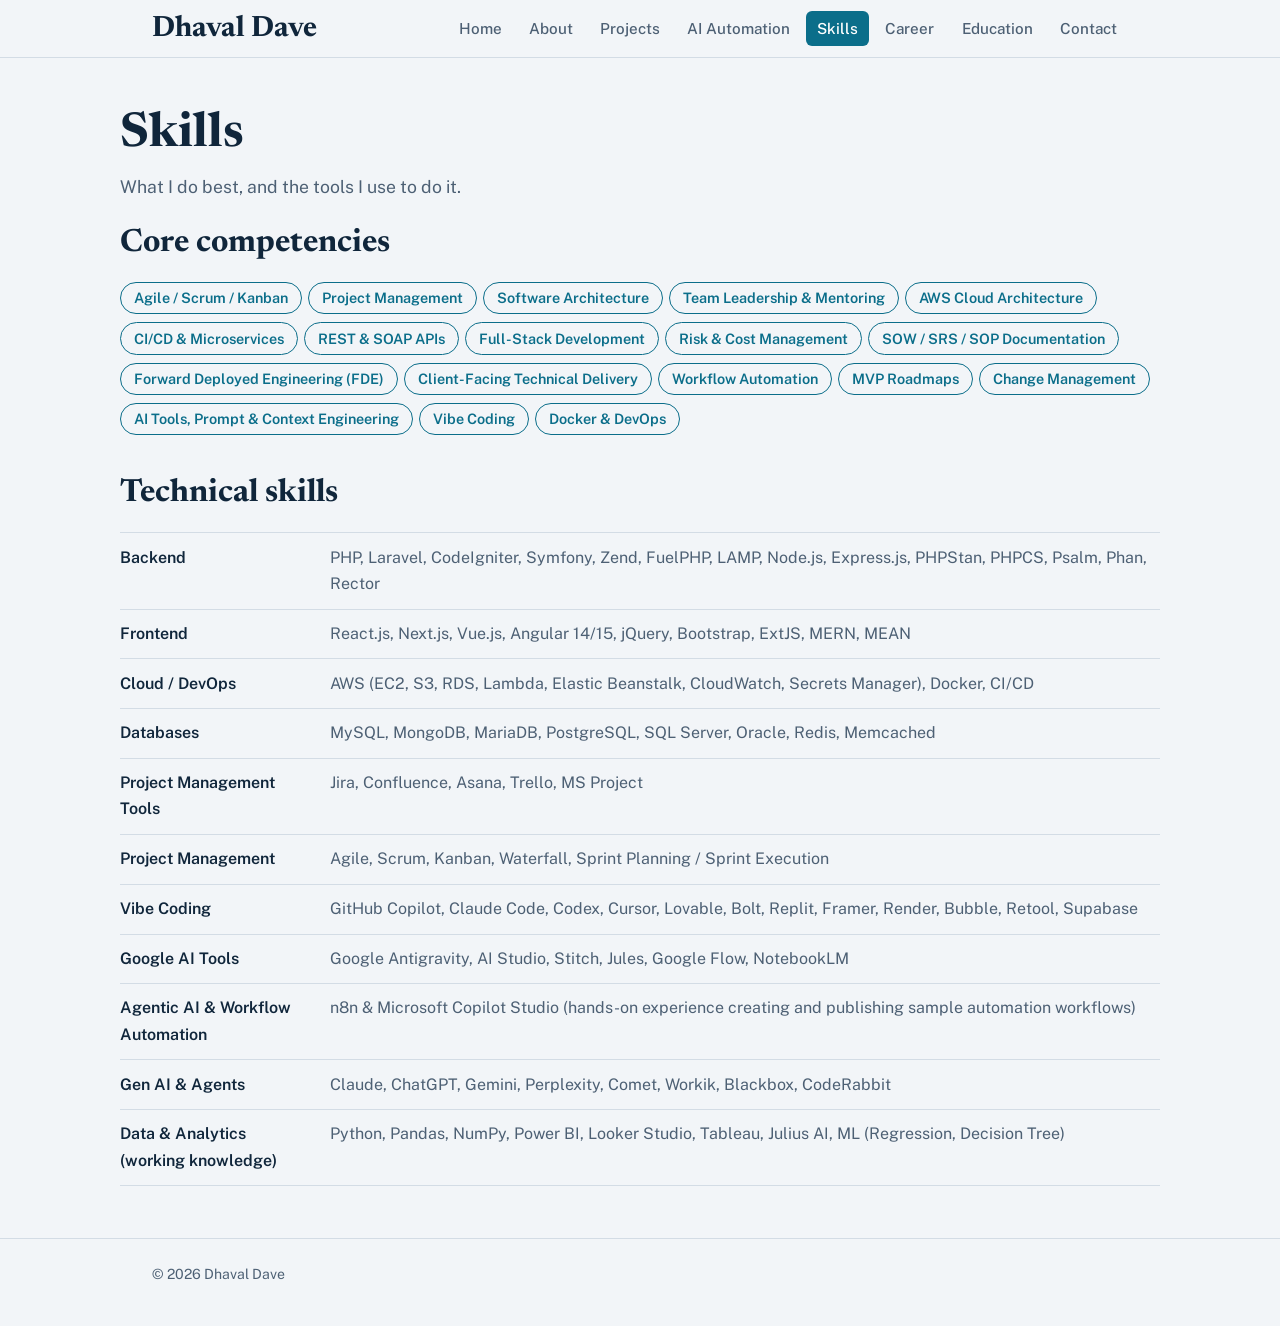
<file: skills.html>
<!DOCTYPE html>
<html lang="en"><head><meta charset="utf-8"><meta name="viewport" content="width=device-width, initial-scale=1">
<title>Skills | Dhaval Dave</title><meta name="description" content="Dhaval Dave: Technical Project Manager and Solution Architect, 21+ years.">
<link rel="preconnect" href="https://fonts.googleapis.com"><link rel="preconnect" href="https://fonts.gstatic.com" crossorigin>
<link href="https://fonts.googleapis.com/css2?family=Newsreader:opsz,wght@6..72,500;6..72,700&family=Public+Sans:wght@400;500;600&display=swap" rel="stylesheet">
<link rel="stylesheet" href="style.css"></head><body>
<header class="top"><div class="wrap"><a class="brand" href="index.html">Dhaval Dave</a><nav aria-label="Main"><a href="index.html">Home</a><a href="about.html">About</a><a href="projects.html">Projects</a><a href="automation.html">AI Automation</a><a href="skills.html" aria-current="page">Skills</a><a href="career.html">Career</a><a href="education.html">Education</a><a href="contact.html">Contact</a></nav></div></header>
<main><div class="wrap page"><h1 class="pt">Skills</h1><p class="lead">What I do best, and the tools I use to do it.</p><h2>Core competencies</h2><div class="chips"><span class="tag">Agile / Scrum / Kanban</span><span class="tag">Project Management</span><span class="tag">Software Architecture</span><span class="tag">Team Leadership &amp; Mentoring</span><span class="tag">AWS Cloud Architecture</span><span class="tag">CI/CD &amp; Microservices</span><span class="tag">REST &amp; SOAP APIs</span><span class="tag">Full-Stack Development</span><span class="tag">Risk &amp; Cost Management</span><span class="tag">SOW / SRS / SOP Documentation</span><span class="tag">Forward Deployed Engineering (FDE)</span><span class="tag">Client-Facing Technical Delivery</span><span class="tag">Workflow Automation</span><span class="tag">MVP Roadmaps</span><span class="tag">Change Management</span><span class="tag">AI Tools, Prompt &amp; Context Engineering</span><span class="tag">Vibe Coding</span><span class="tag">Docker &amp; DevOps</span></div><h2 style="margin-top:2rem">Technical skills</h2><div><div class="trow"><b>Backend</b><span>PHP, Laravel, CodeIgniter, Symfony, Zend, FuelPHP, LAMP, Node.js, Express.js, PHPStan, PHPCS, Psalm, Phan, Rector</span></div><div class="trow"><b>Frontend</b><span>React.js, Next.js, Vue.js, Angular 14/15, jQuery, Bootstrap, ExtJS, MERN, MEAN</span></div><div class="trow"><b>Cloud / DevOps</b><span>AWS (EC2, S3, RDS, Lambda, Elastic Beanstalk, CloudWatch, Secrets Manager), Docker, CI/CD</span></div><div class="trow"><b>Databases</b><span>MySQL, MongoDB, MariaDB, PostgreSQL, SQL Server, Oracle, Redis, Memcached</span></div><div class="trow"><b>Project Management Tools</b><span>Jira, Confluence, Asana, Trello, MS Project</span></div><div class="trow"><b>Project Management</b><span>Agile, Scrum, Kanban, Waterfall, Sprint Planning / Sprint Execution</span></div><div class="trow"><b>Vibe Coding</b><span>GitHub Copilot, Claude Code, Codex, Cursor, Lovable, Bolt, Replit, Framer, Render, Bubble, Retool, Supabase</span></div><div class="trow"><b>Google AI Tools</b><span>Google Antigravity, AI Studio, Stitch, Jules, Google Flow, NotebookLM</span></div><div class="trow"><b>Agentic AI &amp; Workflow Automation</b><span>n8n &amp; Microsoft Copilot Studio (hands-on experience creating and publishing sample automation workflows)</span></div><div class="trow"><b>Gen AI &amp; Agents</b><span>Claude, ChatGPT, Gemini, Perplexity, Comet, Workik, Blackbox, CodeRabbit</span></div><div class="trow"><b>Data &amp; Analytics (working knowledge)</b><span>Python, Pandas, NumPy, Power BI, Looker Studio, Tableau, Julius AI, ML (Regression, Decision Tree)</span></div></div></div></main>
<footer><div class="wrap">© 2026 Dhaval Dave</div></footer></body></html>
</file>
<file: style.css>
:root{--bg:#f2f5f8;--surface:#fff;--ink:#10263b;--muted:#4d6074;--line:#d3dce5;--accent:#0b6e8a;--accent-ink:#fff;
--serif:"Newsreader",Georgia,"Times New Roman",serif;--sans:"Public Sans",system-ui,-apple-system,"Segoe UI",Roboto,sans-serif;color-scheme:light}
@media (prefers-color-scheme:dark){:root{--bg:#0d1a27;--surface:#142536;--ink:#e8eef4;--muted:#9bb0c3;--line:#243a50;--accent:#5cc4de;--accent-ink:#06202b;color-scheme:dark}}
*{box-sizing:border-box}html{scroll-behavior:smooth}
body{margin:0;background:var(--bg);color:var(--ink);font:400 1rem/1.65 var(--sans);-webkit-text-size-adjust:100%}
a{color:var(--accent)}:focus-visible{outline:3px solid var(--accent);outline-offset:3px;border-radius:4px}
.wrap{max-width:1040px;margin:0 auto;padding:0 clamp(1.1rem,4vw,2rem)}
header.top{position:sticky;top:0;z-index:5;background:var(--bg);border-bottom:1px solid var(--line)}
header.top .wrap{display:flex;align-items:center;justify-content:space-between;gap:.6rem 1.5rem;flex-wrap:wrap;padding-top:.7rem;padding-bottom:.7rem}
.brand{font:700 1.2rem var(--serif);font-size:22pt;color:var(--ink);text-decoration:none}
nav{display:flex;gap:.2rem .3rem;flex-wrap:wrap}
nav a{color:var(--muted);text-decoration:none;font-weight:500;font-size:.95rem;padding:.3rem .7rem;border-radius:6px}
nav a:hover{color:var(--ink)}nav a[aria-current="page"]{background:var(--accent);color:var(--accent-ink)}
.hero{display:grid;grid-template-columns:1.35fr 1fr;gap:clamp(1.5rem,4vw,3rem);align-items:center;padding:clamp(2rem,6vw,4.5rem) 0 clamp(1.5rem,4vw,2.5rem)}
.hero h1{font:700 clamp(1.9rem,4.4vw,3.1rem)/1.1 var(--serif);margin:0 0 1.1rem;letter-spacing:-.01em}
.lead{font-size:1.1rem;color:var(--muted);max-width:100ch;margin:0 0 1.5rem}
.photo{width:100%;aspect-ratio:4/5;object-fit:cover;object-position:50% 12%;border-radius:4px;border:1px solid var(--line);display:block}
.btns{display:flex;flex-wrap:wrap;gap:.7rem}
.btn{display:inline-block;padding:.7rem 1.2rem;border-radius:6px;border:1.5px solid var(--accent);color:var(--accent);text-decoration:none;font-weight:600}
.btn.primary{background:var(--accent);color:var(--accent-ink)}
.ledger{display:grid;grid-template-columns:repeat(auto-fit,minmax(150px,1fr));border-top:2px solid var(--ink);margin-bottom:1rem}
.ledger div{padding:1rem 1rem 1rem 0}.ledger b{display:block;font:700 2rem/1.1 var(--serif)}.ledger span{font-size:.9rem;color:var(--muted)}
section,.page{padding:clamp(2rem,5vw,3.2rem) 0}section{border-top:1px solid var(--line)}
h1.pt{font:700 clamp(2rem,5vw,3rem)/1.1 var(--serif);margin:0 0 .6rem}
h2{font:700 clamp(1.5rem,3.5vw,2rem)/1.15 var(--serif);margin:0 0 1.3rem}
h3{font:700 1.25rem/1.25 var(--serif);margin:0 0 .5rem}
.cases{display:grid;grid-template-columns:repeat(auto-fit,minmax(min(100%,300px),1fr));gap:1.1rem}
.card{display:block;background:var(--surface);border:1px solid var(--line);border-left:4px solid var(--accent);border-radius:4px;padding:1.2rem 1.3rem;color:var(--ink);text-decoration:none}
.card:hover h3{text-decoration:underline}.card p{margin:.3rem 0;color:var(--muted);font-size:.95rem}.card .more{color:var(--accent);font-weight:600;font-size:.92rem}
.meta{font-size:.9rem;color:var(--muted);margin:0 0 1rem}
.detail{max-width:100ch}.detail h2{font-size:1.2rem;margin:1.6rem 0 .4rem}.detail p,.detail ul{margin:0;color:var(--muted)}.detail ul{padding-left:1.2rem}
.crumb{font-size:.92rem;margin-bottom:1rem}
.pn{display:flex;justify-content:space-between;gap:1rem;flex-wrap:wrap;margin-top:2.5rem;padding-top:1.2rem;border-top:1px solid var(--line)}
.skills{display:grid;grid-template-columns:repeat(auto-fit,minmax(min(100%,260px),1fr));gap:1.2rem}
.skills .card h3{font:600 1.05rem var(--sans)}
.rail{list-style:none;margin:0;padding:0 0 0 1.2rem;border-left:2px solid var(--line)}
.rail>li{position:relative;padding:0 0 1.8rem 1.2rem}.rail>li::before{content:"";position:absolute;left:-1.72rem;top:.5rem;width:.75rem;height:.75rem;border-radius:50%;background:var(--accent)}
.rail .yr{font-weight:600;color:var(--accent);font-size:.9rem}.rail strong{display:block;font-size:1.05rem}.rail .co{color:var(--muted);font-size:.93rem}
.rail ul{margin:.5rem 0 0;padding-left:1.2rem;list-style:disc;color:var(--muted);font-size:.95rem;max-width:100ch}.rail ul li{margin:.3rem 0;padding:0}.rail .co{display:block}
.big{font:700 clamp(1.3rem,4vw,2rem) var(--serif);word-break:break-all}
footer{padding:1.5rem 0 2.5rem;color:var(--muted);font-size:.88rem;border-top:1px solid var(--line)}
@media (max-width:760px){.hero{grid-template-columns:1fr}.photo{max-width:340px;order:-1}}
@media (prefers-reduced-motion:reduce){html{scroll-behavior:auto}}

.diagram{overflow-x:auto;background:var(--surface);border:1px solid var(--line);border-radius:4px;padding:1rem;margin:.4rem 0 .4rem}
.diagram svg{display:block;width:100%;height:auto}
.tagline{font-weight:600;color:var(--accent);margin:0 0 1.1rem;max-width:60ch}
.cert img{width:100%;height:auto;display:block;border:1px solid var(--line);border-radius:4px;margin-bottom:.8rem}
.plain{max-width:72ch;padding-left:1.2rem;color:var(--muted)}.plain li{margin:.45rem 0}.plain strong{color:var(--ink)}
.trow{display:grid;grid-template-columns:210px 1fr;border-top:1px solid var(--line)}.trow:last-child{border-bottom:1px solid var(--line)}.trow b{padding:.7rem 1rem .7rem 0;font-weight:600}.trow span{padding:.7rem 0;color:var(--muted)}
@media (max-width:640px){.trow{grid-template-columns:1fr}.trow b{padding-bottom:0}.trow span{padding-top:.1rem}}
.chips .tag{font-size:.9rem;padding:.2rem .8rem;margin:0 .4rem .5rem 0}
.cap{font-size:.88rem;color:var(--muted);margin:.4rem 0 0}
.steps{display:grid;grid-template-columns:repeat(auto-fit,minmax(min(100%,250px),1fr));gap:1rem;margin-bottom:1rem}
.step{max-width:72ch;padding:1.6rem 0;border-top:1px solid var(--line)}.step h2{margin-bottom:.5rem}.step p,.step ul{margin:.3rem 0;color:var(--muted)}.step ul{padding-left:1.2rem}
.tag{display:inline-block;font-size:.8rem;font-weight:600;color:var(--accent);border:1px solid var(--accent);border-radius:99px;padding:.05rem .6rem;margin:0 .3rem .3rem 0}
</file>
